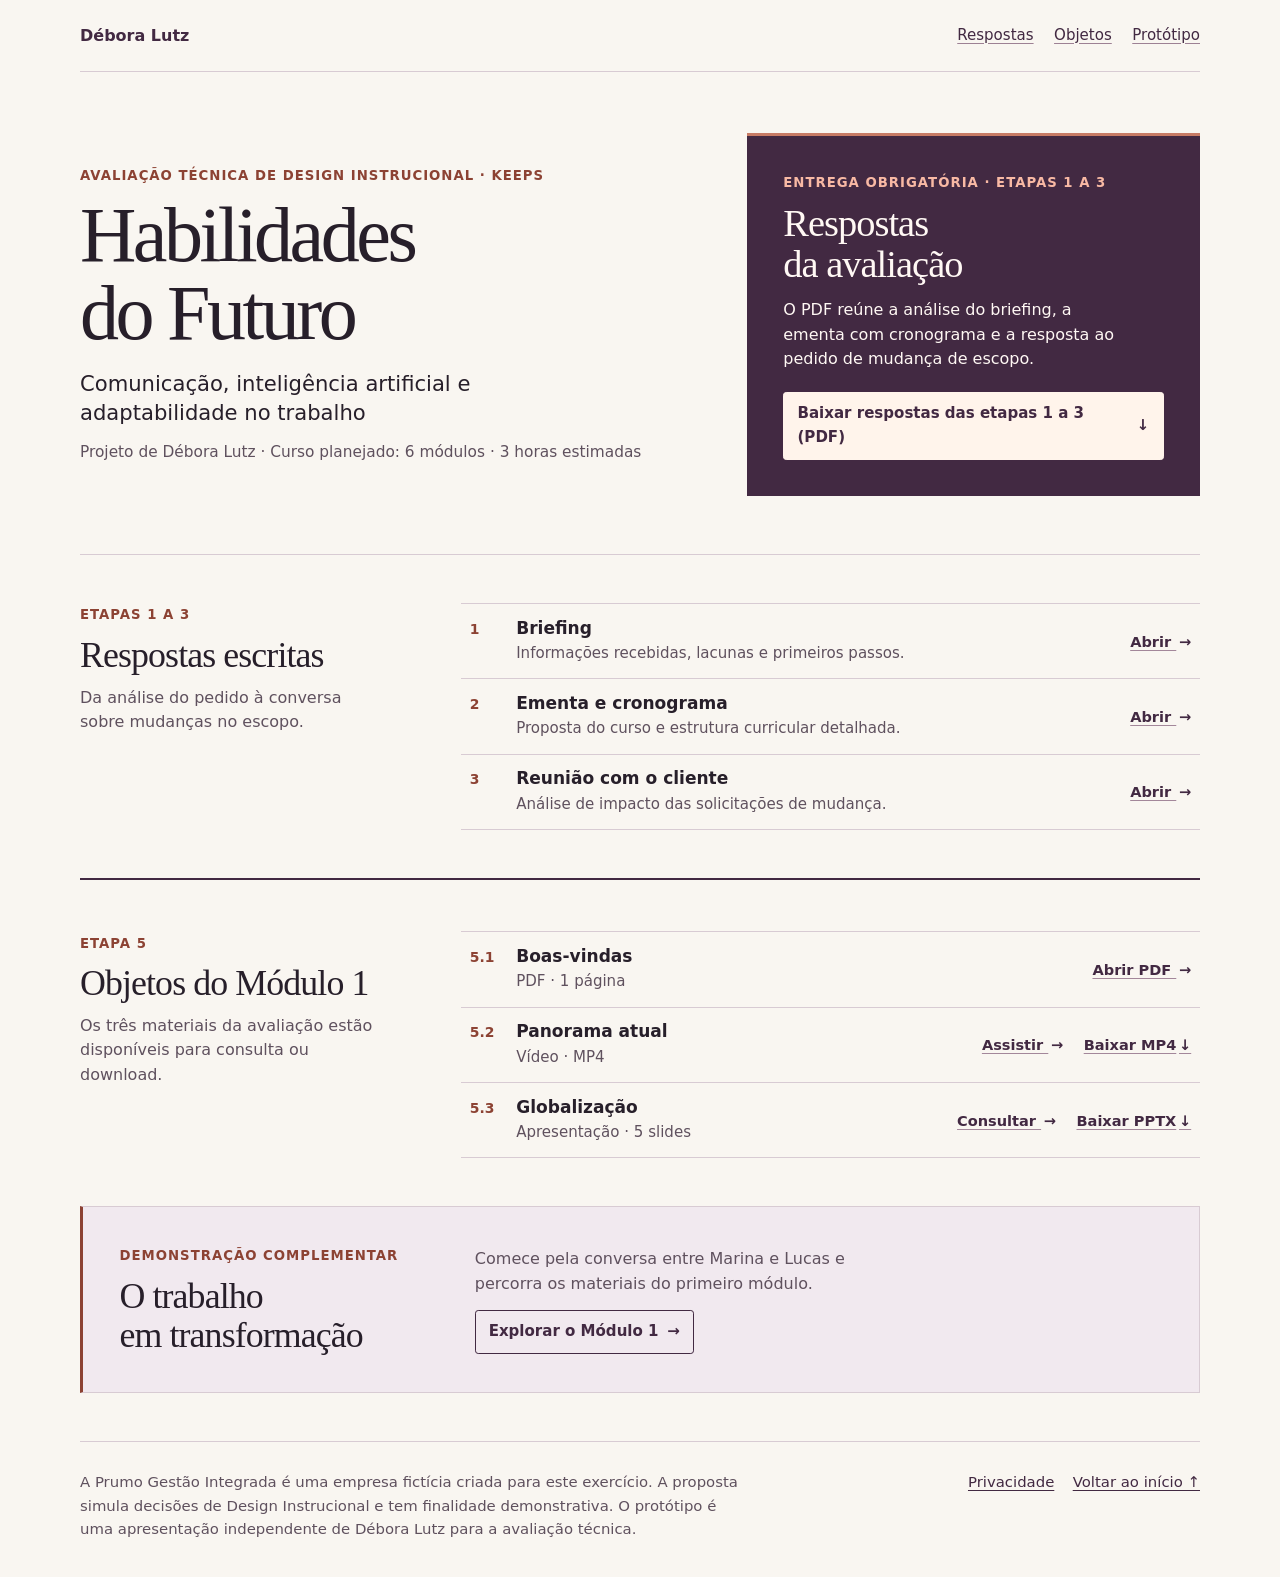
<file: site/index.html>
<!doctype html>
<html lang="pt-BR">
<head>
  <meta charset="utf-8">
  <meta name="viewport" content="width=device-width, initial-scale=1">
  <meta name="description" content="Apresentação de Débora Lutz para a avaliação técnica de Design Instrucional da Keeps.">
  <title>Habilidades do Futuro | Entrega de Débora Lutz</title>
  <link rel="icon" href="./favicon.ico" sizes="16x16 32x32 48x48" type="image/x-icon">
  <link rel="stylesheet" href="./assets/entrega.css">
</head>
<body class="manifesto">
  <a class="skip-link" href="#conteudo">Ir para o conteúdo</a>
  <header class="top inner">
    <a class="signature" href="./">Débora Lutz</a>
    <nav aria-label="Conteúdo da entrega">
      <a href="#respostas">Respostas</a>
      <a href="#objetos">Objetos</a>
      <a href="./curso/">Protótipo</a>
    </nav>
  </header>
  <main id="conteudo" tabindex="-1">
    <section class="hero inner manifesto-grid" aria-labelledby="titulo">
      <div class="hero-copy">
        <p class="eyebrow">Avaliação técnica de Design Instrucional <span class="keep-together">· Keeps</span></p>
        <h1 id="titulo">Habilidades<br>do Futuro</h1>
        <p class="subtitle">Comunicação, inteligência artificial e adaptabilidade no trabalho</p>
        <p class="byline">Projeto de Débora Lutz <span class="byline-separator" aria-hidden="true">·</span> <span class="byline-curriculum">Curso planejado: 6 módulos · 3 horas estimadas</span></p>
      </div>
      <div class="feature">
        <p class="eyebrow">Entrega obrigatória <span class="keep-together">· Etapas 1 a 3</span></p>
        <h2>Respostas da avaliação</h2>
        <p>O PDF reúne a análise do briefing, a ementa com cronograma e a resposta ao pedido de mudança de escopo.</p>
        <a class="action" href="./midia/Debora-Lutz_Teste-Tecnico_Keeps-Learning_Identidade-Site.pdf" download><span>Baixar respostas das etapas 1 a 3 (PDF)</span> <span aria-hidden="true">↓</span></a>
      </div>
    </section>

    <section id="respostas" class="collection inner manifesto-grid" aria-labelledby="titulo-respostas">
      <div class="collection-intro">
        <p class="eyebrow">Etapas 1 a 3</p>
        <h2 id="titulo-respostas">Respostas escritas</h2>
        <p>Da análise do pedido à conversa sobre mudanças no escopo.</p>
      </div>
      <ol class="entries" role="list">
        <li>
          <a class="document-link" href="./respostas/briefing/">
            <span class="item-number">1</span>
            <span><strong>Briefing</strong><small>Informações recebidas, lacunas e primeiros passos.</small></span>
            <span class="document-action">Abrir <span aria-hidden="true">→</span></span>
          </a>
        </li>
        <li>
          <a class="document-link" href="./respostas/ementa/">
            <span class="item-number">2</span>
            <span><strong>Ementa e cronograma</strong><small>Proposta do curso e estrutura curricular detalhada.</small></span>
            <span class="document-action">Abrir <span aria-hidden="true">→</span></span>
          </a>
        </li>
        <li>
          <a class="document-link" href="./respostas/reuniao/">
            <span class="item-number">3</span>
            <span><strong>Reunião com o cliente</strong><small>Análise de impacto das solicitações de mudança.</small></span>
            <span class="document-action">Abrir <span aria-hidden="true">→</span></span>
          </a>
        </li>
      </ol>
    </section>

    <section id="objetos" class="collection collection-objects inner manifesto-grid" aria-labelledby="etapa-objetos titulo-objetos">
      <div class="collection-intro">
        <p id="etapa-objetos" class="eyebrow">Etapa 5</p>
        <h2 id="titulo-objetos">Objetos do <span class="keep-together">Módulo 1</span></h2>
        <p>Os três materiais da avaliação estão disponíveis para consulta ou download.</p>
      </div>
      <ul class="entries" role="list">
        <li class="object-row">
          <a class="document-link" href="./midia/05.1-boas-vindas-habilidades-do-futuro.pdf" aria-label="Abrir PDF de Boas-vindas">
            <span class="item-number">5.1</span>
            <span><strong>Boas-vindas</strong><small>PDF · 1 página</small></span>
            <span class="document-action">Abrir PDF <span aria-hidden="true">→</span></span>
          </a>
        </li>
        <li class="object-row">
          <a class="document-link" href="./curso/panorama/" aria-label="Assistir ao vídeo Panorama atual">
            <span class="item-number">5.2</span>
            <span><strong>Panorama atual</strong><small>Vídeo · MP4</small></span>
            <span class="document-action">Assistir <span aria-hidden="true">→</span></span>
          </a>
          <a class="download-link" href="./midia/05.2-video-panorama-atual.mp4" download aria-label="Baixar MP4 de Panorama atual">Baixar MP4 <span aria-hidden="true">↓</span></a>
        </li>
        <li class="object-row">
          <a class="document-link" href="./curso/globalizacao/" aria-label="Consultar a apresentação Globalização">
            <span class="item-number">5.3</span>
            <span><strong>Globalização</strong><small>Apresentação · 5 slides</small></span>
            <span class="document-action">Consultar <span aria-hidden="true">→</span></span>
          </a>
          <a class="download-link" href="./midia/05.3-globalizacao-habilidades-do-futuro.pptx" download aria-label="Baixar PPTX de Globalização">Baixar PPTX <span aria-hidden="true">↓</span></a>
        </li>
      </ul>
    </section>

    <section class="collection collection-prototype inner manifesto-grid" aria-labelledby="titulo-prototipo">
      <div class="collection-intro">
        <p class="eyebrow">Demonstração complementar</p>
        <h2 id="titulo-prototipo">O trabalho em transformação</h2>
      </div>
      <div class="prototype-details">
        <p>Comece pela conversa entre Marina e Lucas e percorra os materiais do primeiro módulo.</p>
        <a class="prototype-link" href="./curso/">Explorar o Módulo 1 <span aria-hidden="true">→</span></a>
      </div>
    </section>
  </main>
  <footer class="inner footer" id="contexto">
    <p>A Prumo Gestão Integrada é uma empresa fictícia criada para este exercício. A proposta simula decisões de Design Instrucional e tem finalidade demonstrativa. O protótipo é uma apresentação independente de Débora Lutz para a avaliação técnica.</p>
    <nav aria-label="Navegação do rodapé">
      <a href="./privacidade/">Privacidade</a>
      <a href="#conteudo">Voltar ao início ↑</a>
    </nav>
  </footer>
</body>
</html>
</file>
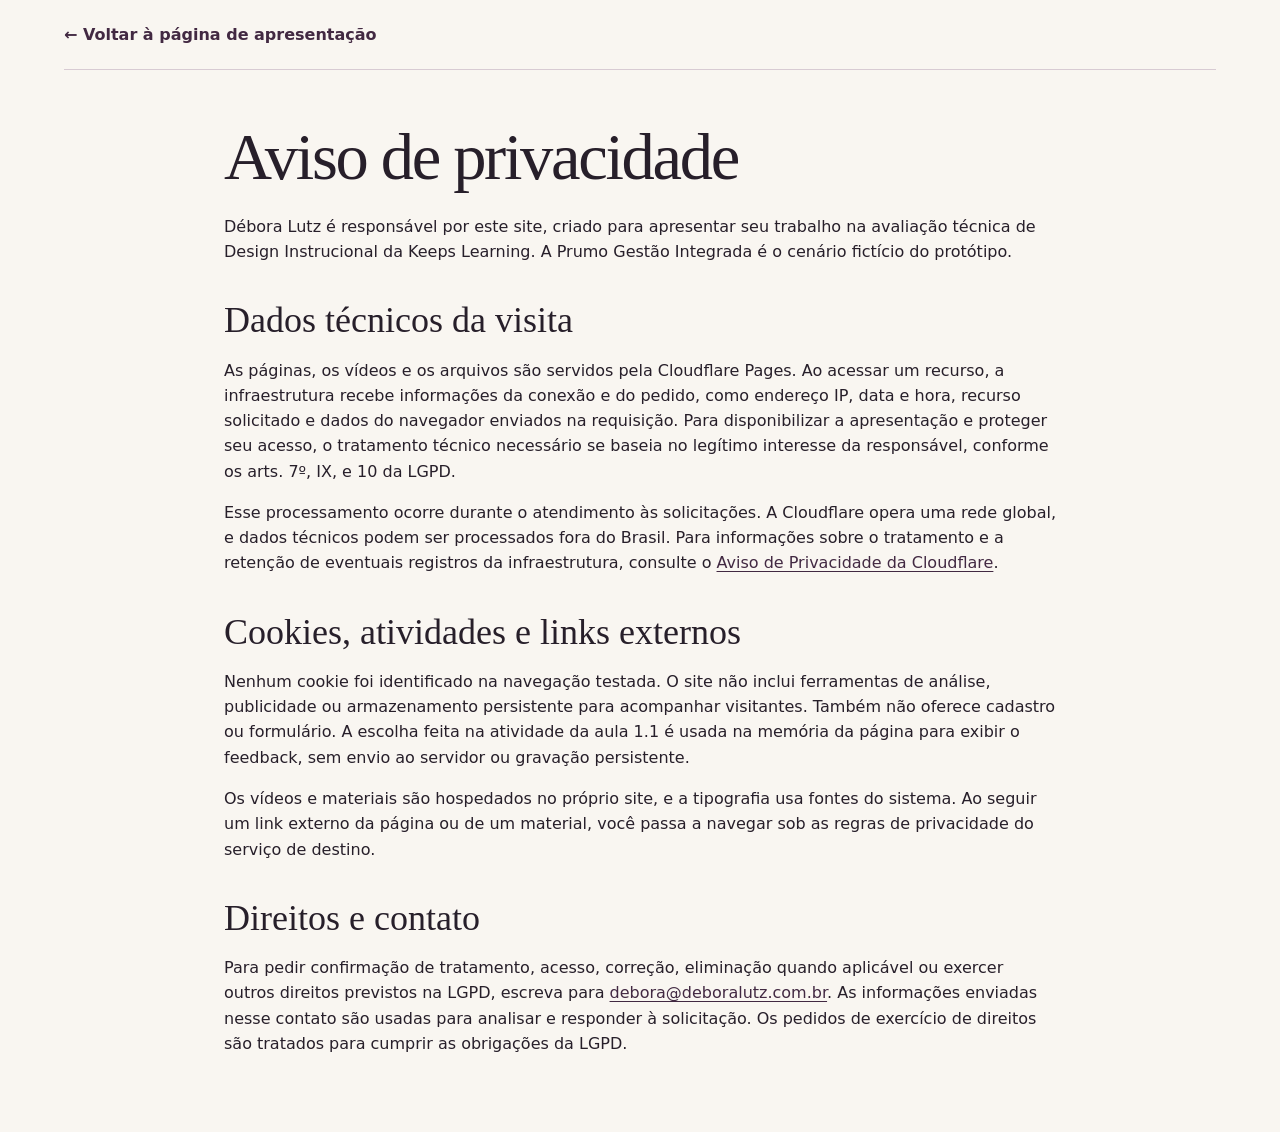
<file: site/privacidade/index.html>
<!doctype html>
<html lang="pt-BR">
<head>
  <meta charset="utf-8">
  <meta name="viewport" content="width=device-width, initial-scale=1">
  <meta name="description" content="Como são tratados os dados no site de apresentação da avaliação técnica de Design Instrucional de Débora Lutz.">
  <title>Aviso de privacidade | Habilidades do Futuro</title>
  <link rel="stylesheet" href="../assets/entrega.css">
</head>
<body>
  <a class="skip-link" href="#conteudo">Ir para o conteúdo</a>
  <header class="top inner">
    <a class="signature" href="../">← Voltar à página de apresentação</a>
  </header>
  <main class="inner reading" id="conteudo" tabindex="-1">
    <h1>Aviso de privacidade</h1>
    <p>Débora Lutz é responsável por este site, criado para apresentar seu trabalho na avaliação técnica de Design Instrucional da Keeps Learning. A Prumo Gestão Integrada é o cenário fictício do protótipo.</p>

    <h2>Dados técnicos da visita</h2>
    <p>As páginas, os vídeos e os arquivos são servidos pela Cloudflare Pages. Ao acessar um recurso, a infraestrutura recebe informações da conexão e do pedido, como endereço IP, data e hora, recurso solicitado e dados do navegador enviados na requisição. Para disponibilizar a apresentação e proteger seu acesso, o tratamento técnico necessário se baseia no legítimo interesse da responsável, conforme os arts. 7º, IX, e 10 da LGPD.</p>
    <p>Esse processamento ocorre durante o atendimento às solicitações. A Cloudflare opera uma rede global, e dados técnicos podem ser processados fora do Brasil. Para informações sobre o tratamento e a retenção de eventuais registros da infraestrutura, consulte o <a href="https://www.cloudflare.com/privacypolicy/">Aviso de Privacidade da Cloudflare</a>.</p>

    <h2>Cookies, atividades e links externos</h2>
    <p>Nenhum cookie foi identificado na navegação testada. O site não inclui ferramentas de análise, publicidade ou armazenamento persistente para acompanhar visitantes. Também não oferece cadastro ou formulário. A escolha feita na atividade da aula 1.1 é usada na memória da página para exibir o feedback, sem envio ao servidor ou gravação persistente.</p>
    <p>Os vídeos e materiais são hospedados no próprio site, e a tipografia usa fontes do sistema. Ao seguir um link externo da página ou de um material, você passa a navegar sob as regras de privacidade do serviço de destino.</p>

    <h2>Direitos e contato</h2>
    <p>Para pedir confirmação de tratamento, acesso, correção, eliminação quando aplicável ou exercer outros direitos previstos na LGPD, escreva para <a href="mailto:debora@deboralutz.com.br">debora@deboralutz.com.br</a>. As informações enviadas nesse contato são usadas para analisar e responder à solicitação. Os pedidos de exercício de direitos são tratados para cumprir as obrigações da LGPD.</p>
  </main>
</body>
</html>
</file>
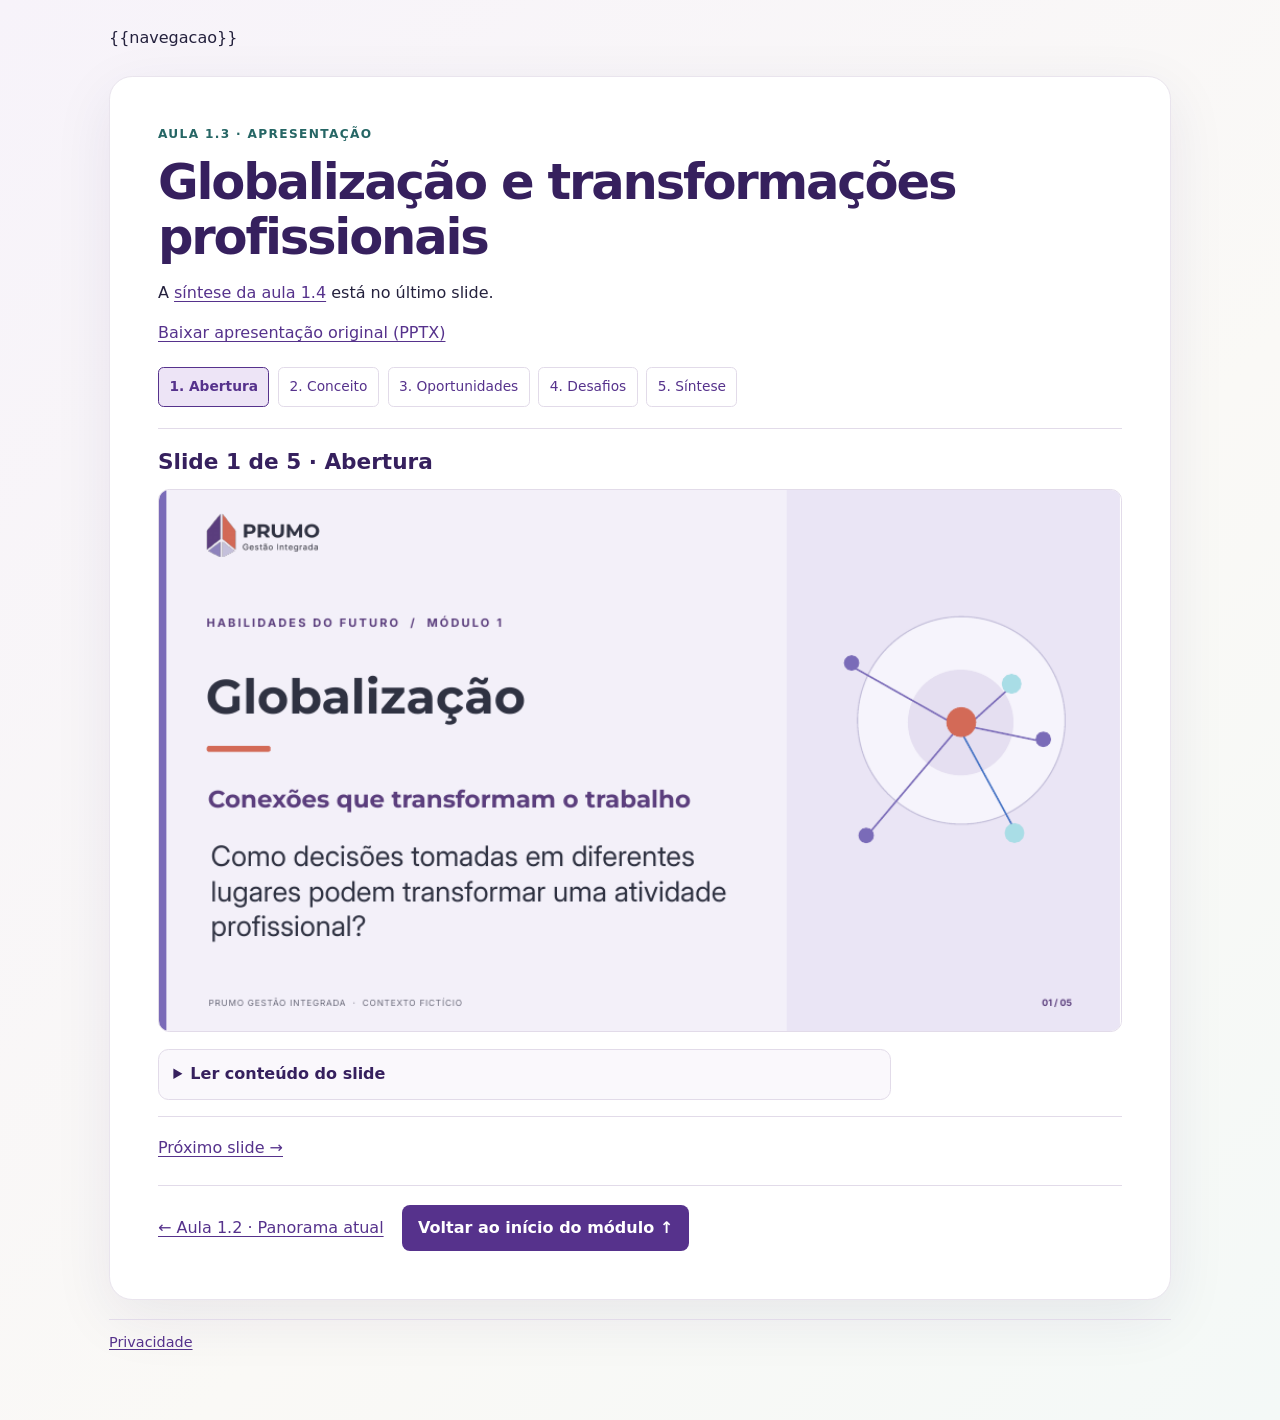
<file: site/curso/globalizacao/index.html>
<!doctype html>
<html lang="pt-BR">
<head>
  <meta charset="utf-8">
  <meta name="viewport" content="width=device-width, initial-scale=1">
  <title>Aula 1.3 · Globalização | Prumo Gestão Integrada</title>
  <link rel="stylesheet" href="../../assets/prumo.css">
  <script src="../../assets/slides.js" defer></script>
</head>
<body>
  <a class="skip-link" href="#main-content">Ir para o conteúdo</a>
  <div class="shell">
    {{navegacao}}
    <main id="main-content" class="lesson-panel" tabindex="-1">
      <p class="eyebrow">Aula 1.3 · Apresentação</p>
      <h1>Globalização e transformações profissionais</h1>
      <p>A <a href="#sintese">síntese da aula 1.4</a> está no último slide.</p>
      <p><a href="../../midia/05.3-globalizacao-habilidades-do-futuro.pptx" download>Baixar apresentação original (PPTX)</a></p>
      <section id="apresentacao" aria-label="Slides de Globalização">
        <nav aria-label="Ir para um slide" class="slide-index">
          <a href="#slide-1">1. Abertura</a>
          <a href="#slide-2">2. Conceito</a>
          <a href="#slide-3">3. Oportunidades</a>
          <a href="#slide-4">4. Desafios</a>
          <a href="#sintese">5. Síntese</a>
        </nav>
        <article id="slide-1" class="slide-card" aria-labelledby="titulo-slide-1">
          <h2 id="titulo-slide-1" tabindex="-1">Slide 1 de 5 · Abertura</h2>
          <img src="../../midia/globalizacao/1.webp" width="921" height="518" alt="Capa da apresentação Globalização. O texto está disponível abaixo.">
          <details class="reader">
            <summary>Ler conteúdo do slide</summary>
            <div>
              <h3>Globalização</h3>
              <p>Conexões que transformam o trabalho</p>
              <p>Como decisões tomadas em diferentes lugares podem transformar uma atividade profissional?</p>
            </div>
          </details>
          <div class="slide-actions"><a href="#slide-2">Próximo slide →</a></div>
        </article>
        <article id="slide-2" class="slide-card" aria-labelledby="titulo-slide-2">
          <h2 id="titulo-slide-2" tabindex="-1">Slide 2 de 5 · Conceito</h2>
          <img src="../../midia/globalizacao/2.webp" width="921" height="518" loading="lazy" alt="Diagrama de uma cadeia produtiva. O texto está disponível abaixo.">
          <details class="reader">
            <summary>Ler conteúdo do slide</summary>
            <div>
              <h3>O que chamamos de globalização?</h3>
              <p>Economias e atividades produtivas tornam-se mais interligadas por meio de trocas internacionais de bens e serviços.</p>
              <ol>
                <li>Fornecedores (insumos)</li>
                <li>Produção (fabricação)</li>
                <li>Serviços (logística e apoio)</li>
                <li>Clientes (mercados)</li>
              </ol>
              <p>Uma entrega pode depender de fornecedores, serviços e decisões de diferentes países.</p>
              <p>Base no <a href="https://www.europarl.europa.eu/topics/pt/article/20190712STO56968/impacto-da-globalizacao-no-emprego-e-na-ue">Parlamento Europeu — Impacto da globalização no emprego e na UE</a>.</p>
            </div>
          </details>
          <div class="slide-actions"><a href="#slide-1">← Slide anterior</a><a href="#slide-3">Próximo slide →</a></div>
        </article>
        <article id="slide-3" class="slide-card" aria-labelledby="titulo-slide-3">
          <h2 id="titulo-slide-3" tabindex="-1">Slide 3 de 5 · Oportunidades</h2>
          <img src="../../midia/globalizacao/3.webp" width="921" height="518" loading="lazy" alt="Diagrama de conexões de uma empresa exportadora. O texto está disponível abaixo.">
          <details class="reader">
            <summary>Ler conteúdo do slide</summary>
            <div>
              <h3>Conexões econômicas também criam trabalho</h3>
              <p>Exportações movimentam empregos dentro e fora das empresas que vendem para outros mercados.</p>
              <p><strong>38 milhões</strong> de postos de trabalho apoiados pelas exportações da UE para fora do bloco em 2019.</p>
              <p>Dado europeu; não representa o Brasil.</p>
              <p>O diagrama conecta uma empresa exportadora a fornecedores, logística, serviços e empregos indiretos.</p>
              <p>Fonte: <a href="https://www.europarl.europa.eu/topics/pt/article/20190712STO56968/impacto-da-globalizacao-no-emprego-e-na-ue">Parlamento Europeu — dados sobre emprego apoiado por exportações da UE (2019)</a>.</p>
            </div>
          </details>
          <div class="slide-actions"><a href="#slide-2">← Slide anterior</a><a href="#slide-4">Próximo slide →</a></div>
        </article>
        <article id="slide-4" class="slide-card" aria-labelledby="titulo-slide-4">
          <h2 id="titulo-slide-4" tabindex="-1">Slide 4 de 5 · Desafios</h2>
          <img src="../../midia/globalizacao/4.webp" width="921" height="518" loading="lazy" alt="Possíveis impactos e formas de apoio. O texto está disponível abaixo.">
          <details class="reader">
            <summary>Ler conteúdo do slide</summary>
            <div>
              <h3>Os efeitos não são iguais para todos</h3>
              <p>A integração econômica também intensifica a concorrência e pode deslocar atividades produtivas.</p>
              <p><strong>Possíveis impactos</strong></p>
              <ul><li>Concorrência entre empresas</li><li>Mudanças no local de produção</li><li>Risco de encerramentos e demissões</li></ul>
              <p><strong>Formas de apoio</strong></p>
              <ul><li>Requalificação profissional</li><li>Orientação e recolocação</li><li>Apoio à transição de carreira</li></ul>
              <p>O <a href="https://employment-social-affairs.ec.europa.eu/policies-and-activities/funding/european-globalisation-adjustment-fund-displaced-workers-egf_pt">Fundo Europeu de Ajustamento à Globalização</a> apoia trabalhadores afetados por reestruturações ou grandes mudanças econômicas.</p>
              <p>Base no <a href="https://www.europarl.europa.eu/topics/pt/article/20190712STO56968/impacto-da-globalizacao-no-emprego-e-na-ue">Parlamento Europeu — concorrência, deslocamento produtivo e medidas de apoio a trabalhadores</a>.</p>
            </div>
          </details>
          <div class="slide-actions"><a href="#slide-3">← Slide anterior</a><a href="#sintese">Aula 1.4 · Síntese →</a></div>
        </article>
        <article id="sintese" class="slide-card" aria-labelledby="titulo-sintese">
          <h2 id="titulo-sintese" tabindex="-1">Slide 5 de 5 · Aula 1.4 · Competências para o futuro</h2>
          <img src="../../midia/globalizacao/5.webp" width="921" height="518" loading="lazy" alt="Síntese e encerramento. O texto está disponível abaixo.">
          <details class="reader">
            <summary>Ler conteúdo do slide</summary>
            <div>
              <h3>Como trabalhar em um contexto conectado?</h3>
              <p>Quatro competências que exploraremos ao longo do curso.</p>
              <ul>
                <li><strong>Comunicação</strong> — Esclarecer pedidos e alinhar expectativas</li>
                <li><strong>IA com critério</strong> — Decidir quando usar e revisar resultados</li>
                <li><strong>Gestão da informação</strong> — Conferir fontes e registrar decisões</li>
                <li><strong>Aprendizagem contínua</strong> — Adaptar práticas a novas exigências</li>
              </ul>
              <p><strong>Para pensar</strong><br>Um cliente muda os requisitos de uma entrega que envolve pessoas ou serviços de diferentes países. O que você precisa esclarecer antes de começar?</p>
              <p>Síntese didática alinhada à ementa do curso; não é uma classificação do Parlamento Europeu.</p>
            </div>
          </details>
          <div class="slide-actions"><a href="#slide-4">← Slide anterior</a></div>
        </article>
      </section>
      <div class="lesson-actions">
        <a href="../panorama/">← Aula 1.2 · Panorama atual</a>
        <a class="button" href="../">Voltar ao início do módulo ↑</a>
      </div>
    </main>
    <footer class="module-footer"><a href="../../privacidade/">Privacidade</a></footer>
  </div>
</body>
</html>
</file>
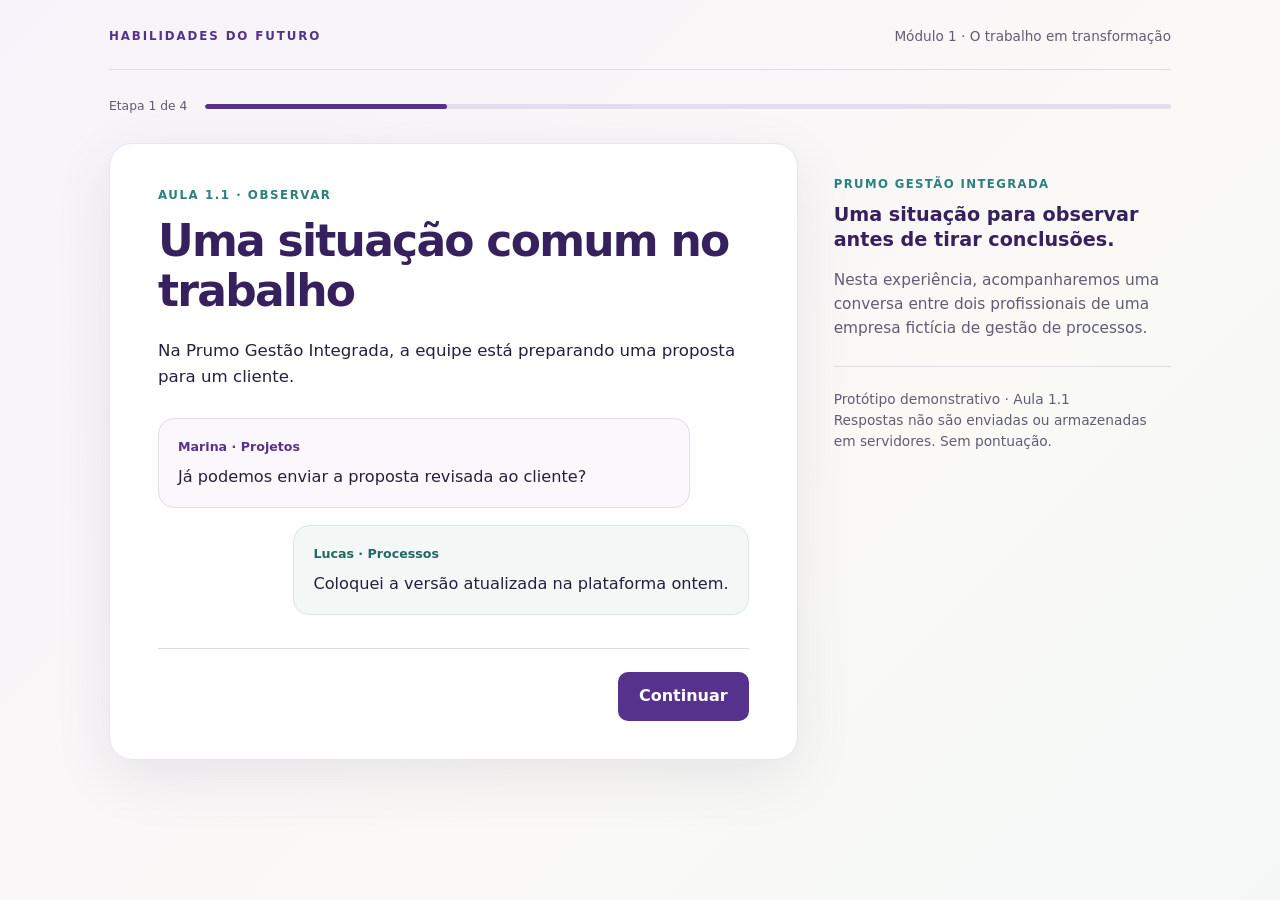
<file: aula-1-1-prumo-prototipo-v1.html>
<!doctype html>
<html lang="pt-BR">
<head>
<meta charset="utf-8" />
<meta name="viewport" content="width=device-width, initial-scale=1" />
<meta name="color-scheme" content="light" />
<title>Aula 1.1 | Habilidades do Futuro — Prumo Gestão Integrada</title>
<style>
:root{--ink:#24213d;--muted:#615d72;--purple:#56328c;--purple-deep:#36205e;--purple-light:#f2ecfa;--coral:#e78a79;--teal:#2c807e;--line:#e2dbe9;--paper:#fcfbfa;--white:#fff;--focus:#087d91;--shadow:0 18px 60px rgba(44,28,83,.09)}
*{box-sizing:border-box}body{margin:0;background:linear-gradient(135deg,#f7f3fa 0%,#faf9f6 60%,#f4f9f7 100%);font-family:system-ui,-apple-system,'Segoe UI',Roboto,Arial,sans-serif;color:var(--ink);line-height:1.55;min-height:100vh}button,input{font:inherit}button{cursor:pointer}button:focus-visible,input:focus-visible,a:focus-visible{outline:3px solid var(--focus);outline-offset:4px}.shell{max-width:1110px;margin:0 auto;padding:26px 24px 56px}.topbar{display:flex;align-items:center;justify-content:space-between;gap:20px;padding-bottom:22px;border-bottom:1px solid var(--line)}.brand{font-size:.74rem;font-weight:800;letter-spacing:.16em;color:var(--purple);text-transform:uppercase}.course{font-size:.85rem;color:var(--muted);text-align:right}.stepbar{display:flex;align-items:center;gap:18px;margin:27px 0}.step-label{font-size:.77rem;color:var(--muted);white-space:nowrap}.steps{height:5px;border-radius:9px;background:#e4ddec;flex:1;overflow:hidden}.step-fill{height:100%;background:var(--purple);width:25%;border-radius:9px;transition:width .25s ease}.workspace{display:grid;grid-template-columns:minmax(0,1.47fr) minmax(255px,.72fr);gap:36px;align-items:start}.mainpanel{background:var(--white);box-shadow:var(--shadow);border:1px solid #e9e4ed;border-radius:23px;padding:42px 48px 38px;min-height:495px}.eyebrow{color:var(--teal);font-weight:750;text-transform:uppercase;letter-spacing:.13em;font-size:.74rem;margin-bottom:12px}h1{font-size:clamp(1.8rem,3.7vw,2.75rem);letter-spacing:-.04em;line-height:1.13;margin:0 0 22px;color:var(--purple-deep);font-weight:750}p{margin:0 0 18px}.intro{font-size:1.04rem;max-width:64ch}.chat{margin:29px 0 4px;display:grid;gap:17px}.message{border:1px solid var(--line);background:#faf8fc;border-radius:16px;padding:18px 19px;max-width:90%}.message.reply{justify-self:end;background:#f3f7f6;border-color:#d9e8e6}.sender{font-size:.79rem;font-weight:750;color:var(--purple);margin-bottom:7px}.message.reply .sender{color:#246865}.message p{margin:0;font-size:1.01rem}.nav{display:flex;gap:13px;justify-content:space-between;align-items:center;margin-top:33px;padding-top:23px;border-top:1px solid var(--line)}.btn{border:1px solid transparent;border-radius:10px;padding:11px 20px;min-height:46px;font-weight:700}.btn.primary{color:#fff;background:var(--purple)}.btn.primary:hover{background:var(--purple-deep)}.btn.secondary{color:var(--purple-deep);border-color:var(--line);background:#fff}.btn.secondary:hover{background:var(--purple-light)}.btn:disabled{cursor:not-allowed;opacity:.5}.sidebar{padding:32px 0 0}.sidetag{font-size:.73rem;letter-spacing:.12em;text-transform:uppercase;font-weight:800;color:var(--teal)}.side-title{font-size:1.2rem;line-height:1.3;color:var(--purple-deep);margin:10px 0 16px;font-weight:750}.sidebar p{color:var(--muted);font-size:.96rem}.side-note{margin-top:25px;padding-top:22px;border-top:1px solid var(--line);font-size:.86rem;color:var(--muted)}.choices{margin-top:23px;border:0;padding:0;display:grid;gap:12px;min-width:0}.choice{display:flex;align-items:flex-start;gap:13px;padding:15px 16px;border:1.5px solid var(--line);border-radius:12px;cursor:pointer;background:#fff}.choice:hover{background:#fcfaff}.choice:has(input:checked){border-color:var(--purple);background:var(--purple-light)}.choice input{margin-top:5px;accent-color:var(--purple);width:18px;height:18px;flex-shrink:0}.choice span{flex:1}.feedback{background:#f3f7f6;border-left:4px solid var(--teal);border-radius:9px;padding:19px 20px;margin:23px 0 0}.feedback h2{margin:0 0 8px;font-size:1.02rem;color:#1f6967}.feedback p:last-child{margin-bottom:0}.story-result{border-left:4px solid var(--coral);padding-left:22px;margin:25px 0 0}.story-result p{font-size:1.02rem}.topiclist{padding:0;margin:17px 0 0;list-style:none;display:grid;gap:14px}.topiclist li{padding-left:17px;border-left:3px solid #d9c4ed}.closing{font-weight:750;color:var(--purple-deep);margin-top:27px}.smallcaps{font-size:.75rem;letter-spacing:.09em;font-weight:800;text-transform:uppercase;color:var(--teal)}.divider{height:1px;background:var(--line);margin:26px 0}.hidden{display:none!important}@media(max-width:820px){.workspace{grid-template-columns:1fr;gap:0}.mainpanel{padding:31px 26px;min-height:unset}.sidebar{padding:25px 7px}.shell{padding:19px 16px 40px}}@media(max-width:480px){.mainpanel{padding:26px 20px}.topbar{align-items:flex-start}.brand{font-size:.69rem}.course{font-size:.72rem}.message{max-width:100%}.nav{flex-wrap:wrap}.btn{flex:1}}@media(prefers-reduced-motion:reduce){.step-fill{transition:none}*{scroll-behavior:auto!important}}
</style>
</head>
<body>
<div class="shell">
<header class="topbar"><div class="brand">Habilidades do Futuro</div><div class="course">Módulo 1 · O trabalho em transformação</div></header>
<div class="stepbar" aria-label="Progresso da experiência"><span class="step-label" id="step-label">Etapa 1 de 4</span><div class="steps" aria-hidden="true"><div class="step-fill" id="step-fill"></div></div></div>
<div class="workspace"><main class="mainpanel" id="main-content" tabindex="-1" aria-live="off"></main><aside class="sidebar"><div class="sidetag">Prumo Gestão Integrada</div><div class="side-title">Uma situação para observar antes de tirar conclusões.</div><p>Nesta experiência, acompanharemos uma conversa entre dois profissionais de uma empresa fictícia de gestão de processos.</p><div class="side-note">Protótipo demonstrativo · Aula 1.1<br/>Respostas não são enviadas ou armazenadas em servidores. Sem pontuação.</div></aside></div>
</div>
<script>
(()=>{'use strict';
const main=document.getElementById('main-content');const stepLabel=document.getElementById('step-label');const fill=document.getElementById('step-fill');let current=1;let selection='';let revealedFeedback=false;
function nav(backLabel,forwardLabel,forwardEnabled=true){return `<div class="nav">${backLabel?`<button type="button" class="btn secondary" data-action="back">${backLabel}</button>`:'<span></span>'}<button type="button" class="btn primary" data-action="forward" ${forwardEnabled?'':'disabled'}>${forwardLabel}</button></div>`}
const screens={
1:()=>`<div class="eyebrow">Aula 1.1 · Observar</div><h1>Uma situação comum no trabalho</h1><p class="intro">Na Prumo Gestão Integrada, a equipe está preparando uma proposta para um cliente.</p><div class="chat" aria-label="Conversa entre profissionais"><div class="message"><div class="sender">Marina · Projetos</div><p>Já podemos enviar a proposta revisada ao cliente?</p></div><div class="message reply"><div class="sender">Lucas · Processos</div><p>Coloquei a versão atualizada na plataforma ontem.</p></div></div>${nav('','Continuar')}`,
2:()=>`<div class="eyebrow">Aula 1.1 · Interpretar</div><h1>O que a resposta de Lucas permite concluir?</h1><p class="intro">Escolha a alternativa que melhor representa sua interpretação da mensagem.</p><fieldset class="choices" aria-label="Interpretação da resposta de Lucas"><label class="choice"><input type="radio" name="interpretacao" value="A" ${selection==='A'?'checked':''}/><span><strong>A.</strong> A proposta já está pronta para ser enviada ao cliente.</span></label><label class="choice"><input type="radio" name="interpretacao" value="B" ${selection==='B'?'checked':''}/><span><strong>B.</strong> Lucas informou que atualizou um arquivo, mas isso não confirma que a proposta esteja pronta para envio.</span></label><label class="choice"><input type="radio" name="interpretacao" value="C" ${selection==='C'?'checked':''}/><span><strong>C.</strong> Não é possível compreender nada a partir da resposta de Lucas.</span></label></fieldset><div id="feedback" class="feedback ${revealedFeedback?'':'hidden'}" role="status" aria-live="polite"><h2>Vamos examinar a mensagem</h2><p>A resposta de Lucas informa que uma versão atualizada foi colocada na plataforma. Mas ela não confirma, por si só, que a proposta já esteja pronta para envio.</p><p>Em situações de trabalho, decisões podem ser tomadas a partir de interpretações que parecem óbvias, mas que ainda precisariam de confirmação.</p></div>${nav('Voltar',revealedFeedback?'Ver o que aconteceu':'Ver o que aconteceu',revealedFeedback)}`,
3:()=>`<div class="eyebrow">Aula 1.1 · Descobrir</div><h1>O que aconteceu depois</h1><div class="story-result"><p>Marina interpretou que a proposta já poderia ser enviada e encaminhou o arquivo ao cliente.</p><p>Mais tarde, Lucas esclareceu que a versão atualizada ainda precisava de uma revisão final antes do envio.</p><p>O problema não surgiu, necessariamente, por falta de esforço ou de boa vontade. Ele surgiu porque a mensagem permitiu uma inferência que não foi confirmada.</p></div>${nav('Voltar','Refletir sobre a situação')}`,
4:()=>`<div class="eyebrow">Aula 1.1 · Refletir</div><h1>Por que começar por essa situação?</h1><p>No trabalho, mensagens, documentos, processos e ferramentas digitais estão constantemente se cruzando.</p><p>Uma informação pode parecer suficiente e, ainda assim, gerar interpretações diferentes.</p><p>Ao longo deste curso, vamos ampliar esse olhar para compreender:</p><ul class="topiclist"><li>como a <strong>comunicação</strong> influencia o entendimento entre pessoas;</li><li>como <strong>tecnologias e inteligência artificial</strong> participam dos processos de trabalho;</li><li>como a <strong>organização da informação</strong> ajuda a reduzir ambiguidades;</li><li>e por que a <strong>adaptabilidade</strong> se torna cada vez mais importante.</li></ul><p class="closing">A seguir, vamos ampliar essa situação e observar como o trabalho está se transformando.</p>${nav('Voltar','Concluir esta experiência')}`
};
function render({focus=true}={}){stepLabel.textContent=`Etapa ${current} de 4`;fill.style.width=`${current*25}%`;main.innerHTML=screens[current]();if(focus)main.focus({preventScroll:true});if(current===2){for(const input of main.querySelectorAll('input[name="interpretacao"]')){input.addEventListener('change',e=>{selection=e.target.value;revealedFeedback=true;document.getElementById('feedback').classList.remove('hidden');main.querySelector('[data-action="forward"]').disabled=false;});}}main.querySelector('[data-action="back"]')?.addEventListener('click',()=>{if(current>1){current--;render();}});main.querySelector('[data-action="forward"]')?.addEventListener('click',()=>{if(current===2&&!revealedFeedback)return;if(current<4){current++;render();}else{current=1;selection='';revealedFeedback=false;render();main.querySelector('h1').textContent='Uma situação comum no trabalho';}})}render({focus:false});
})();
</script>
</body></html>
</file>
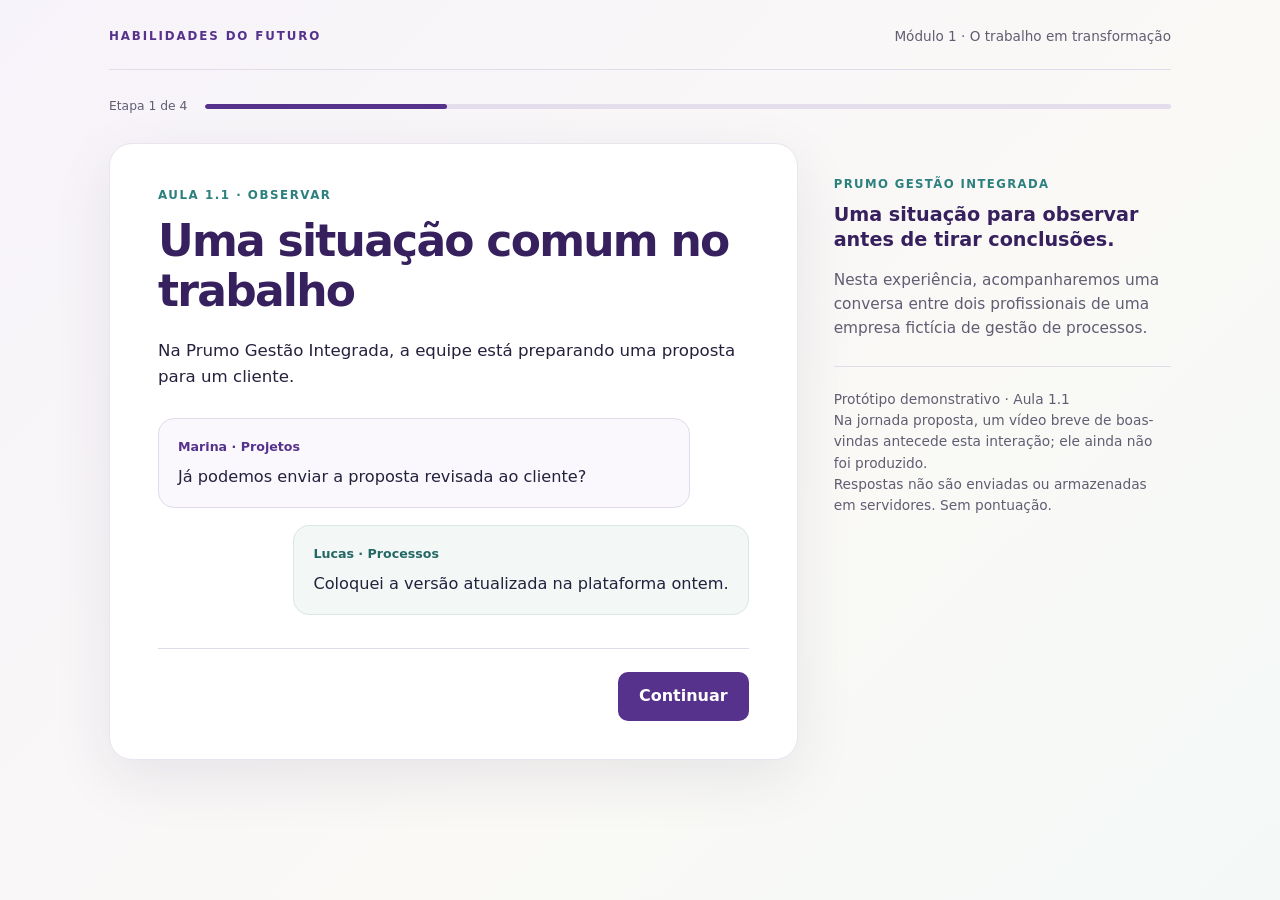
<file: prototipo/aula-1-1-prumo-prototipo-v1.html>
<!doctype html>
<html lang="pt-BR">
<head>
<meta charset="utf-8" />
<meta name="viewport" content="width=device-width, initial-scale=1" />
<meta name="color-scheme" content="light" />
<title>Aula 1.1 | Habilidades do Futuro — Prumo Gestão Integrada</title>
<style>
:root{--ink:#24213d;--muted:#615d72;--purple:#56328c;--purple-deep:#36205e;--purple-light:#f2ecfa;--coral:#e78a79;--teal:#2c807e;--line:#e2dbe9;--paper:#fcfbfa;--white:#fff;--focus:#087d91;--shadow:0 18px 60px rgba(44,28,83,.09)}
*{box-sizing:border-box}body{margin:0;background:linear-gradient(135deg,#f7f3fa 0%,#faf9f6 60%,#f4f9f7 100%);font-family:system-ui,-apple-system,'Segoe UI',Roboto,Arial,sans-serif;color:var(--ink);line-height:1.55;min-height:100vh}button,input{font:inherit}button{cursor:pointer}button:focus-visible,input:focus-visible,a:focus-visible{outline:3px solid var(--focus);outline-offset:4px}.shell{max-width:1110px;margin:0 auto;padding:26px 24px 56px}.topbar{display:flex;align-items:center;justify-content:space-between;gap:20px;padding-bottom:22px;border-bottom:1px solid var(--line)}.brand{font-size:.74rem;font-weight:800;letter-spacing:.16em;color:var(--purple);text-transform:uppercase}.course{font-size:.85rem;color:var(--muted);text-align:right}.stepbar{display:flex;align-items:center;gap:18px;margin:27px 0}.step-label{font-size:.77rem;color:var(--muted);white-space:nowrap}.steps{height:5px;border-radius:9px;background:#e4ddec;flex:1;overflow:hidden}.step-fill{height:100%;background:var(--purple);width:25%;border-radius:9px;transition:width .25s ease}.workspace{display:grid;grid-template-columns:minmax(0,1.47fr) minmax(255px,.72fr);gap:36px;align-items:start}.mainpanel{background:var(--white);box-shadow:var(--shadow);border:1px solid #e9e4ed;border-radius:23px;padding:42px 48px 38px;min-height:495px}.eyebrow{color:var(--teal);font-weight:750;text-transform:uppercase;letter-spacing:.13em;font-size:.74rem;margin-bottom:12px}h1{font-size:clamp(1.8rem,3.7vw,2.75rem);letter-spacing:-.04em;line-height:1.13;margin:0 0 22px;color:var(--purple-deep);font-weight:750}p{margin:0 0 18px}.intro{font-size:1.04rem;max-width:64ch}.chat{margin:29px 0 4px;display:grid;gap:17px}.message{border:1px solid var(--line);background:#faf8fc;border-radius:16px;padding:18px 19px;max-width:90%}.message.reply{justify-self:end;background:#f3f7f6;border-color:#d9e8e6}.sender{font-size:.79rem;font-weight:750;color:var(--purple);margin-bottom:7px}.message.reply .sender{color:#246865}.message p{margin:0;font-size:1.01rem}.nav{display:flex;gap:13px;justify-content:space-between;align-items:center;margin-top:33px;padding-top:23px;border-top:1px solid var(--line)}.btn{border:1px solid transparent;border-radius:10px;padding:11px 20px;min-height:46px;font-weight:700}.btn.primary{color:#fff;background:var(--purple)}.btn.primary:hover{background:var(--purple-deep)}.btn.secondary{color:var(--purple-deep);border-color:var(--line);background:#fff}.btn.secondary:hover{background:var(--purple-light)}.btn:disabled{cursor:not-allowed;opacity:.5}.sidebar{padding:32px 0 0}.sidetag{font-size:.73rem;letter-spacing:.12em;text-transform:uppercase;font-weight:800;color:var(--teal)}.side-title{font-size:1.2rem;line-height:1.3;color:var(--purple-deep);margin:10px 0 16px;font-weight:750}.sidebar p{color:var(--muted);font-size:.96rem}.side-note{margin-top:25px;padding-top:22px;border-top:1px solid var(--line);font-size:.86rem;color:var(--muted)}.choices{margin-top:23px;border:0;padding:0;display:grid;gap:12px;min-width:0}.choice{display:flex;align-items:flex-start;gap:13px;padding:15px 16px;border:1.5px solid var(--line);border-radius:12px;cursor:pointer;background:#fff}.choice:hover{background:#fcfaff}.choice:has(input:checked){border-color:var(--purple);background:var(--purple-light)}.choice input{margin-top:5px;accent-color:var(--purple);width:18px;height:18px;flex-shrink:0}.choice span{flex:1}.feedback{background:#f3f7f6;border-left:4px solid var(--teal);border-radius:9px;padding:19px 20px;margin:23px 0 0}.feedback h2{margin:0 0 8px;font-size:1.02rem;color:#1f6967}.feedback p:last-child{margin-bottom:0}.story-result{border-left:4px solid var(--coral);padding-left:22px;margin:25px 0 0}.story-result p{font-size:1.02rem}.topiclist{padding:0;margin:17px 0 0;list-style:none;display:grid;gap:14px}.topiclist li{padding-left:17px;border-left:3px solid #d9c4ed}.closing{font-weight:750;color:var(--purple-deep);margin-top:27px}.smallcaps{font-size:.75rem;letter-spacing:.09em;font-weight:800;text-transform:uppercase;color:var(--teal)}.divider{height:1px;background:var(--line);margin:26px 0}.hidden{display:none!important}@media(max-width:820px){.workspace{grid-template-columns:1fr;gap:0}.mainpanel{padding:31px 26px;min-height:unset}.sidebar{padding:25px 7px}.shell{padding:19px 16px 40px}}@media(max-width:480px){.mainpanel{padding:26px 20px}.topbar{align-items:flex-start}.brand{font-size:.69rem}.course{font-size:.72rem}.message{max-width:100%}.nav{flex-wrap:wrap}.btn{flex:1}}@media(prefers-reduced-motion:reduce){.step-fill{transition:none}*{scroll-behavior:auto!important}}
</style>
</head>
<body>
<div class="shell">
<header class="topbar"><div class="brand">Habilidades do Futuro</div><div class="course">Módulo 1 · O trabalho em transformação</div></header>
<div class="stepbar" aria-label="Progresso da experiência"><span class="step-label" id="step-label">Etapa 1 de 4</span><div class="steps" aria-hidden="true"><div class="step-fill" id="step-fill"></div></div></div>
<div class="workspace"><main class="mainpanel" id="main-content" tabindex="-1" aria-live="off"></main><aside class="sidebar"><div class="sidetag">Prumo Gestão Integrada</div><div class="side-title">Uma situação para observar antes de tirar conclusões.</div><p>Nesta experiência, acompanharemos uma conversa entre dois profissionais de uma empresa fictícia de gestão de processos.</p><div class="side-note">Protótipo demonstrativo · Aula 1.1<br/>Na jornada proposta, um vídeo breve de boas-vindas antecede esta interação; ele ainda não foi produzido.<br/>Respostas não são enviadas ou armazenadas em servidores. Sem pontuação.</div></aside></div>
</div>
<script>
(()=>{'use strict';
const main=document.getElementById('main-content');const stepLabel=document.getElementById('step-label');const fill=document.getElementById('step-fill');let current=1;let selection='';let revealedFeedback=false;
function nav(backLabel,forwardLabel,forwardEnabled=true){return `<div class="nav">${backLabel?`<button type="button" class="btn secondary" data-action="back">${backLabel}</button>`:'<span></span>'}<button type="button" class="btn primary" data-action="forward" ${forwardEnabled?'':'disabled'}>${forwardLabel}</button></div>`}
const screens={
1:()=>`<div class="eyebrow">Aula 1.1 · Observar</div><h1>Uma situação comum no trabalho</h1><p class="intro">Na Prumo Gestão Integrada, a equipe está preparando uma proposta para um cliente.</p><div class="chat" aria-label="Conversa entre profissionais"><div class="message"><div class="sender">Marina · Projetos</div><p>Já podemos enviar a proposta revisada ao cliente?</p></div><div class="message reply"><div class="sender">Lucas · Processos</div><p>Coloquei a versão atualizada na plataforma ontem.</p></div></div>${nav('','Continuar')}`,
2:()=>`<div class="eyebrow">Aula 1.1 · Interpretar</div><h1>O que a resposta de Lucas permite concluir?</h1><p class="intro">Escolha a alternativa que melhor representa sua interpretação da mensagem.</p><fieldset class="choices" aria-label="Interpretação da resposta de Lucas"><label class="choice"><input type="radio" name="interpretacao" value="A" ${selection==='A'?'checked':''}/><span><strong>A.</strong> A proposta já está pronta para ser enviada ao cliente.</span></label><label class="choice"><input type="radio" name="interpretacao" value="B" ${selection==='B'?'checked':''}/><span><strong>B.</strong> Lucas informou que atualizou um arquivo, mas isso não confirma que a proposta esteja pronta para envio.</span></label><label class="choice"><input type="radio" name="interpretacao" value="C" ${selection==='C'?'checked':''}/><span><strong>C.</strong> Não é possível compreender nada a partir da resposta de Lucas.</span></label></fieldset><div id="feedback" class="feedback ${revealedFeedback?'':'hidden'}" role="status" aria-live="polite"><h2>Vamos examinar a mensagem</h2><p>A resposta de Lucas informa que uma versão atualizada foi colocada na plataforma. Mas ela não confirma, por si só, que a proposta já esteja pronta para envio.</p><p>Em situações de trabalho, decisões podem ser tomadas a partir de interpretações que parecem óbvias, mas que ainda precisariam de confirmação.</p></div>${nav('Voltar',revealedFeedback?'Ver o que aconteceu':'Ver o que aconteceu',revealedFeedback)}`,
3:()=>`<div class="eyebrow">Aula 1.1 · Descobrir</div><h1>O que aconteceu depois</h1><div class="story-result"><p>Marina interpretou que a proposta já poderia ser enviada e encaminhou o arquivo ao cliente.</p><p>Mais tarde, Lucas esclareceu que a versão atualizada ainda precisava de uma revisão final antes do envio.</p><p>O problema não surgiu, necessariamente, por falta de esforço ou de boa vontade. Ele surgiu porque a mensagem permitiu uma inferência que não foi confirmada.</p></div>${nav('Voltar','Refletir sobre a situação')}`,
4:()=>`<div class="eyebrow">Aula 1.1 · Refletir</div><h1>Por que começar por essa situação?</h1><p>No trabalho, mensagens, documentos, processos e ferramentas digitais estão constantemente se cruzando.</p><p>Uma informação pode parecer suficiente e, ainda assim, gerar interpretações diferentes.</p><p>Ao longo deste curso, vamos ampliar esse olhar para compreender:</p><ul class="topiclist"><li>como a <strong>comunicação</strong> influencia o entendimento entre pessoas;</li><li>como <strong>tecnologias e inteligência artificial</strong> participam dos processos de trabalho;</li><li>como a <strong>organização da informação</strong> ajuda a reduzir ambiguidades;</li><li>e por que a <strong>adaptabilidade</strong> se torna cada vez mais importante.</li></ul><p class="closing">Agora, você pode consultar o guia do curso (PDF), com os seis módulos e uma reflexão inicial. Depois, continue para o Panorama atual do mercado de trabalho.</p><p><a href="../05.1-boas-vindas-habilidades-do-futuro.pdf" target="_blank" rel="noopener noreferrer">Abrir guia do curso (PDF)</a></p>${nav('Voltar','Concluir esta experiência')}`
};
function render({focus=true}={}){stepLabel.textContent=`Etapa ${current} de 4`;fill.style.width=`${current*25}%`;main.innerHTML=screens[current]();if(focus)main.focus({preventScroll:true});if(current===2){for(const input of main.querySelectorAll('input[name="interpretacao"]')){input.addEventListener('change',e=>{selection=e.target.value;revealedFeedback=true;document.getElementById('feedback').classList.remove('hidden');main.querySelector('[data-action="forward"]').disabled=false;});}}main.querySelector('[data-action="back"]')?.addEventListener('click',()=>{if(current>1){current--;render();}});main.querySelector('[data-action="forward"]')?.addEventListener('click',()=>{if(current===2&&!revealedFeedback)return;if(current<4){current++;render();}else{current=1;selection='';revealedFeedback=false;render();main.querySelector('h1').textContent='Uma situação comum no trabalho';}})}render({focus:false});
})();
</script>
</body></html>
</file>
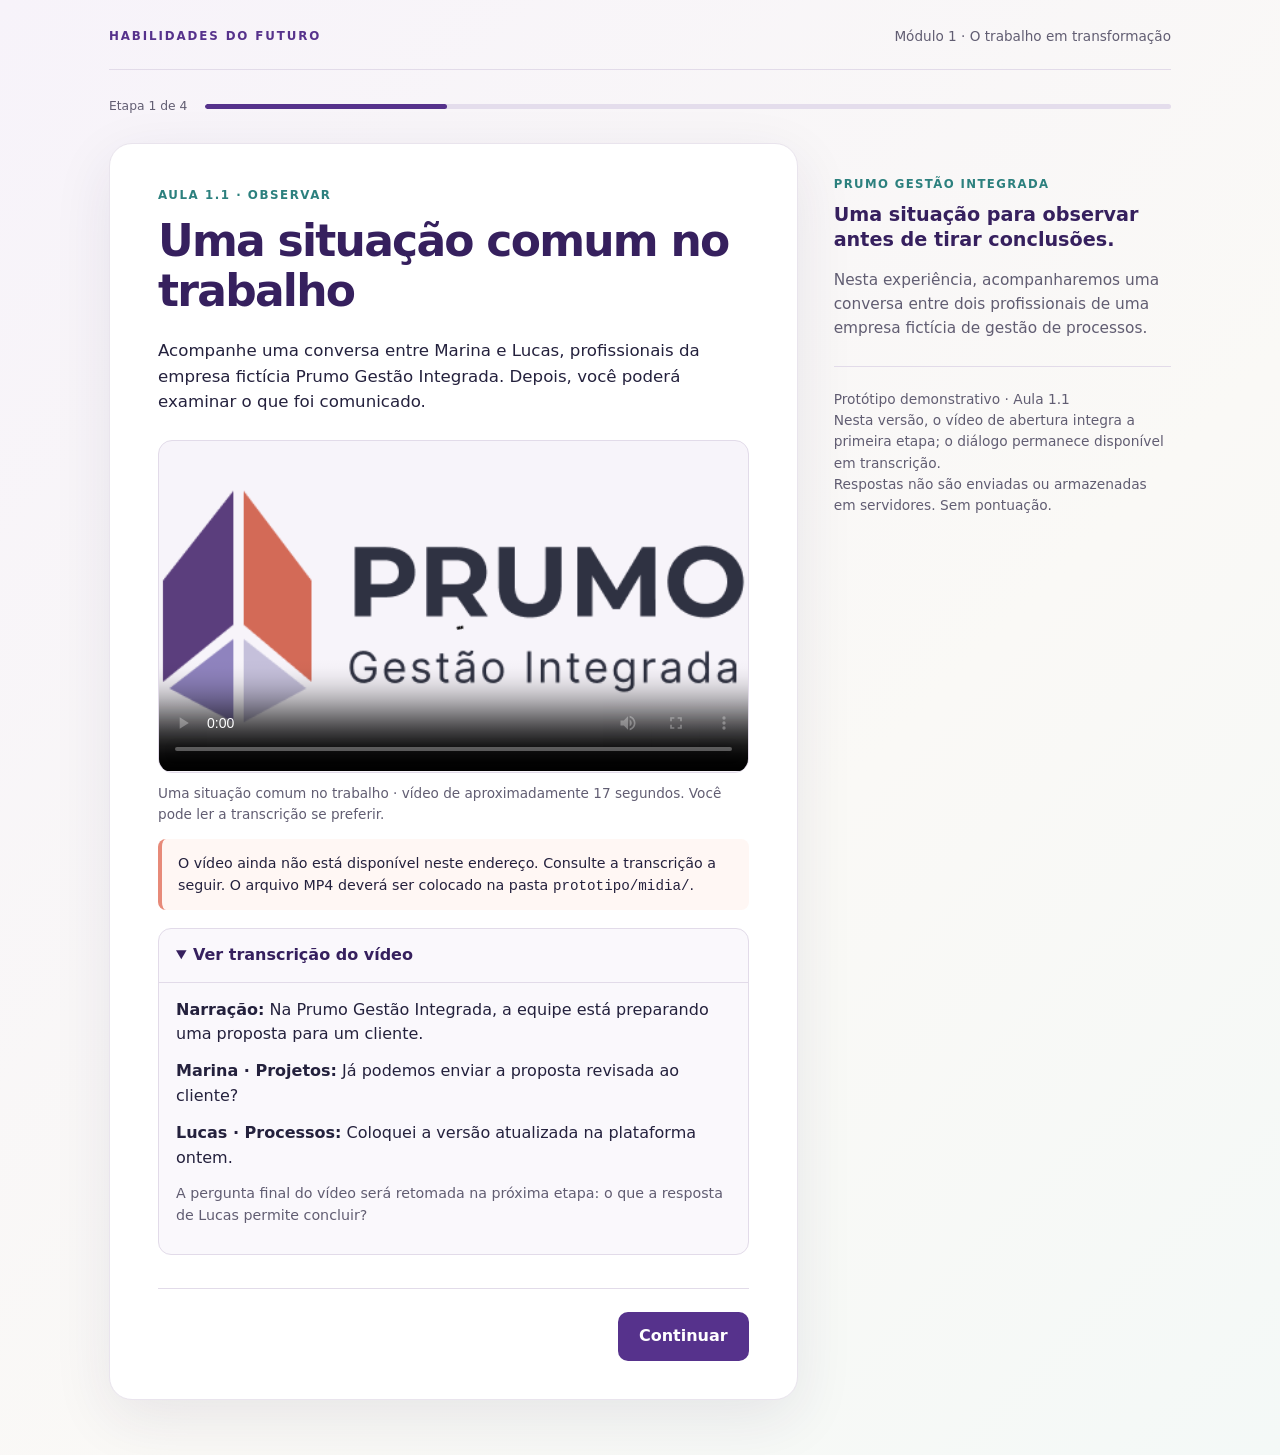
<file: prototipo/aula-1-1-prumo-prototipo-v2.html>
<!doctype html>
<html lang="pt-BR">
<head>
<meta charset="utf-8" />
<meta name="viewport" content="width=device-width, initial-scale=1" />
<meta name="color-scheme" content="light" />
<title>Aula 1.1 | Habilidades do Futuro — Prumo Gestão Integrada (versão 2)</title>
<style>
:root{--ink:#24213d;--muted:#615d72;--purple:#56328c;--purple-deep:#36205e;--purple-light:#f2ecfa;--coral:#e78a79;--teal:#2c807e;--line:#e2dbe9;--paper:#fcfbfa;--white:#fff;--focus:#087d91;--shadow:0 18px 60px rgba(44,28,83,.09)}
*{box-sizing:border-box}body{margin:0;background:linear-gradient(135deg,#f7f3fa 0%,#faf9f6 60%,#f4f9f7 100%);font-family:system-ui,-apple-system,'Segoe UI',Roboto,Arial,sans-serif;color:var(--ink);line-height:1.55;min-height:100vh}button,input{font:inherit}button{cursor:pointer}button:focus-visible,input:focus-visible,a:focus-visible{outline:3px solid var(--focus);outline-offset:4px}.shell{max-width:1110px;margin:0 auto;padding:26px 24px 56px}.topbar{display:flex;align-items:center;justify-content:space-between;gap:20px;padding-bottom:22px;border-bottom:1px solid var(--line)}.brand{font-size:.74rem;font-weight:800;letter-spacing:.16em;color:var(--purple);text-transform:uppercase}.course{font-size:.85rem;color:var(--muted);text-align:right}.stepbar{display:flex;align-items:center;gap:18px;margin:27px 0}.step-label{font-size:.77rem;color:var(--muted);white-space:nowrap}.steps{height:5px;border-radius:9px;background:#e4ddec;flex:1;overflow:hidden}.step-fill{height:100%;background:var(--purple);width:25%;border-radius:9px;transition:width .25s ease}.workspace{display:grid;grid-template-columns:minmax(0,1.47fr) minmax(255px,.72fr);gap:36px;align-items:start}.mainpanel{background:var(--white);box-shadow:var(--shadow);border:1px solid #e9e4ed;border-radius:23px;padding:42px 48px 38px;min-height:495px}.eyebrow{color:var(--teal);font-weight:750;text-transform:uppercase;letter-spacing:.13em;font-size:.74rem;margin-bottom:12px}h1{font-size:clamp(1.8rem,3.7vw,2.75rem);letter-spacing:-.04em;line-height:1.13;margin:0 0 22px;color:var(--purple-deep);font-weight:750}p{margin:0 0 18px}.intro{font-size:1.04rem;max-width:64ch}.chat{margin:29px 0 4px;display:grid;gap:17px}.message{border:1px solid var(--line);background:#faf8fc;border-radius:16px;padding:18px 19px;max-width:90%}.message.reply{justify-self:end;background:#f3f7f6;border-color:#d9e8e6}.sender{font-size:.79rem;font-weight:750;color:var(--purple);margin-bottom:7px}.message.reply .sender{color:#246865}.message p{margin:0;font-size:1.01rem}.nav{display:flex;gap:13px;justify-content:space-between;align-items:center;margin-top:33px;padding-top:23px;border-top:1px solid var(--line)}.btn{border:1px solid transparent;border-radius:10px;padding:11px 20px;min-height:46px;font-weight:700}.btn.primary{color:#fff;background:var(--purple)}.btn.primary:hover{background:var(--purple-deep)}.btn.secondary{color:var(--purple-deep);border-color:var(--line);background:#fff}.btn.secondary:hover{background:var(--purple-light)}.btn:disabled{cursor:not-allowed;opacity:.5}.sidebar{padding:32px 0 0}.sidetag{font-size:.73rem;letter-spacing:.12em;text-transform:uppercase;font-weight:800;color:var(--teal)}.side-title{font-size:1.2rem;line-height:1.3;color:var(--purple-deep);margin:10px 0 16px;font-weight:750}.sidebar p{color:var(--muted);font-size:.96rem}.side-note{margin-top:25px;padding-top:22px;border-top:1px solid var(--line);font-size:.86rem;color:var(--muted)}.choices{margin-top:23px;border:0;padding:0;display:grid;gap:12px;min-width:0}.choice{display:flex;align-items:flex-start;gap:13px;padding:15px 16px;border:1.5px solid var(--line);border-radius:12px;cursor:pointer;background:#fff}.choice:hover{background:#fcfaff}.choice:has(input:checked){border-color:var(--purple);background:var(--purple-light)}.choice input{margin-top:5px;accent-color:var(--purple);width:18px;height:18px;flex-shrink:0}.choice span{flex:1}.feedback{background:#f3f7f6;border-left:4px solid var(--teal);border-radius:9px;padding:19px 20px;margin:23px 0 0}.feedback h2{margin:0 0 8px;font-size:1.02rem;color:#1f6967}.feedback p:last-child{margin-bottom:0}.story-result{border-left:4px solid var(--coral);padding-left:22px;margin:25px 0 0}.story-result p{font-size:1.02rem}.topiclist{padding:0;margin:17px 0 0;list-style:none;display:grid;gap:14px}.topiclist li{padding-left:17px;border-left:3px solid #d9c4ed}.closing{font-weight:750;color:var(--purple-deep);margin-top:27px}.smallcaps{font-size:.75rem;letter-spacing:.09em;font-weight:800;text-transform:uppercase;color:var(--teal)}.divider{height:1px;background:var(--line);margin:26px 0}.scene-video{margin:25px 0 14px}.scene-video video{display:block;width:100%;aspect-ratio:16/9;height:auto;object-fit:contain;background:#f7f4fa;border-radius:14px;border:1px solid var(--line)}.scene-video figcaption{color:var(--muted);font-size:.85rem;margin-top:10px}.transcript{border:1px solid var(--line);border-radius:13px;background:#faf8fc;margin:16px 0 0;padding:0}.transcript summary{cursor:pointer;padding:14px 17px;font-weight:700;color:var(--purple-deep)}.transcript summary:focus-visible{outline:3px solid var(--focus);outline-offset:3px}.transcript-body{padding:3px 17px 16px;border-top:1px solid var(--line)}.transcript-body p{margin:12px 0}.transcript-note{font-size:.89rem;color:var(--muted)}.video-error{border-left:4px solid var(--coral);padding:13px 16px;background:#fff7f4;font-size:.89rem;border-radius:8px}.hidden{display:none!important}@media(max-width:820px){.workspace{grid-template-columns:1fr;gap:0}.mainpanel{padding:31px 26px;min-height:unset}.sidebar{padding:25px 7px}.shell{padding:19px 16px 40px}}@media(max-width:480px){.mainpanel{padding:26px 20px}.topbar{align-items:flex-start}.brand{font-size:.69rem}.course{font-size:.72rem}.message{max-width:100%}.nav{flex-wrap:wrap}.btn{flex:1}}@media(prefers-reduced-motion:reduce){.step-fill{transition:none}*{scroll-behavior:auto!important}}
</style>
</head>
<body>
<div class="shell">
<header class="topbar"><div class="brand">Habilidades do Futuro</div><div class="course">Módulo 1 · O trabalho em transformação</div></header>
<div class="stepbar" aria-label="Progresso da experiência"><span class="step-label" id="step-label">Etapa 1 de 4</span><div class="steps" aria-hidden="true"><div class="step-fill" id="step-fill"></div></div></div>
<div class="workspace"><main class="mainpanel" id="main-content" tabindex="-1" aria-live="off"></main><aside class="sidebar"><div class="sidetag">Prumo Gestão Integrada</div><div class="side-title">Uma situação para observar antes de tirar conclusões.</div><p>Nesta experiência, acompanharemos uma conversa entre dois profissionais de uma empresa fictícia de gestão de processos.</p><div class="side-note">Protótipo demonstrativo · Aula 1.1<br/>Nesta versão, o vídeo de abertura integra a primeira etapa; o diálogo permanece disponível em transcrição.<br/>Respostas não são enviadas ou armazenadas em servidores. Sem pontuação.</div></aside></div>
</div>
<script>
(()=>{'use strict';
const main=document.getElementById('main-content');const stepLabel=document.getElementById('step-label');const fill=document.getElementById('step-fill');let current=1;let selection='';let revealedFeedback=false;
function nav(backLabel,forwardLabel,forwardEnabled=true){return `<div class="nav">${backLabel?`<button type="button" class="btn secondary" data-action="back">${backLabel}</button>`:'<span></span>'}<button type="button" class="btn primary" data-action="forward" ${forwardEnabled?'':'disabled'}>${forwardLabel}</button></div>`}
const screens={
1:()=>`<div class="eyebrow">Aula 1.1 · Observar</div><h1>Uma situação comum no trabalho</h1><p class="intro">Acompanhe uma conversa entre Marina e Lucas, profissionais da empresa fictícia Prumo Gestão Integrada. Depois, você poderá examinar o que foi comunicado.</p><figure class="scene-video"><video id="case-video" controls preload="metadata" playsinline poster="../cliente/logo-prumo.png" aria-label="Vídeo de uma conversa entre Marina, de Projetos, e Lucas, de Processos"><source src="./midia/01-01-uma-situacao-comum-no-trabalho.mp4" type="video/mp4"><p>Seu navegador não suporta vídeos nesta página. A transcrição completa está disponível abaixo.</p></video><figcaption>Uma situação comum no trabalho · vídeo de aproximadamente 17 segundos. Você pode ler a transcrição se preferir.</figcaption></figure><p class="video-error hidden" id="video-error" role="status">O vídeo ainda não está disponível neste endereço. Consulte a transcrição a seguir. O arquivo MP4 deverá ser colocado na pasta <code>prototipo/midia/</code>.</p><details class="transcript" id="transcript"><summary>Ver transcrição do vídeo</summary><div class="transcript-body"><p><strong>Narração:</strong> Na Prumo Gestão Integrada, a equipe está preparando uma proposta para um cliente.</p><p><strong>Marina · Projetos:</strong> Já podemos enviar a proposta revisada ao cliente?</p><p><strong>Lucas · Processos:</strong> Coloquei a versão atualizada na plataforma ontem.</p><p class="transcript-note">A pergunta final do vídeo será retomada na próxima etapa: o que a resposta de Lucas permite concluir?</p></div></details>${nav('','Continuar')}`,
2:()=>`<div class="eyebrow">Aula 1.1 · Interpretar</div><h1>O que a resposta de Lucas permite concluir?</h1><p class="intro">Escolha a alternativa que melhor representa sua interpretação da mensagem.</p><fieldset class="choices" aria-label="Interpretação da resposta de Lucas"><label class="choice"><input type="radio" name="interpretacao" value="A" ${selection==='A'?'checked':''}/><span><strong>A.</strong> A proposta já está pronta para ser enviada ao cliente.</span></label><label class="choice"><input type="radio" name="interpretacao" value="B" ${selection==='B'?'checked':''}/><span><strong>B.</strong> Lucas informou que atualizou um arquivo, mas isso não confirma que a proposta esteja pronta para envio.</span></label><label class="choice"><input type="radio" name="interpretacao" value="C" ${selection==='C'?'checked':''}/><span><strong>C.</strong> Não é possível compreender nada a partir da resposta de Lucas.</span></label></fieldset><div id="feedback" class="feedback ${revealedFeedback?'':'hidden'}" role="status" aria-live="polite"><h2>Vamos examinar a mensagem</h2><p>A resposta de Lucas informa que uma versão atualizada foi colocada na plataforma. Mas ela não confirma, por si só, que a proposta já esteja pronta para envio.</p><p>Em situações de trabalho, decisões podem ser tomadas a partir de interpretações que parecem óbvias, mas que ainda precisariam de confirmação.</p></div>${nav('Voltar',revealedFeedback?'Ver o que aconteceu':'Ver o que aconteceu',revealedFeedback)}`,
3:()=>`<div class="eyebrow">Aula 1.1 · Descobrir</div><h1>O que aconteceu depois</h1><div class="story-result"><p>Marina interpretou que a proposta já poderia ser enviada e encaminhou o arquivo ao cliente.</p><p>Mais tarde, Lucas esclareceu que a versão atualizada ainda precisava de uma revisão final antes do envio.</p><p>O problema não surgiu, necessariamente, por falta de esforço ou de boa vontade. Ele surgiu porque a mensagem permitiu uma inferência que não foi confirmada.</p></div>${nav('Voltar','Refletir sobre a situação')}`,
4:()=>`<div class="eyebrow">Aula 1.1 · Refletir</div><h1>Por que começar por essa situação?</h1><p>No trabalho, mensagens, documentos, processos e ferramentas digitais estão constantemente se cruzando.</p><p>Uma informação pode parecer suficiente e, ainda assim, gerar interpretações diferentes.</p><p>Ao longo deste curso, vamos ampliar esse olhar para compreender:</p><ul class="topiclist"><li>como a <strong>comunicação</strong> influencia o entendimento entre pessoas;</li><li>como <strong>tecnologias e inteligência artificial</strong> participam dos processos de trabalho;</li><li>como a <strong>organização da informação</strong> ajuda a reduzir ambiguidades;</li><li>e por que a <strong>adaptabilidade</strong> se torna cada vez mais importante.</li></ul><p class="closing">Agora, você pode consultar o guia do curso (PDF), com os seis módulos e uma reflexão inicial. Depois, continue para o Panorama atual do mercado de trabalho.</p><p><a href="../05.1-boas-vindas-habilidades-do-futuro.pdf" target="_blank" rel="noopener noreferrer">Abrir guia do curso (PDF)</a></p>${nav('Voltar','Concluir esta experiência')}`
};
function render({focus=true}={}){stepLabel.textContent=`Etapa ${current} de 4`;fill.style.width=`${current*25}%`;main.innerHTML=screens[current]();if(focus)main.focus({preventScroll:true});if(current===1){const video=main.querySelector('#case-video');const fail=()=>{main.querySelector('#video-error')?.classList.remove('hidden');const transcript=main.querySelector('#transcript');if(transcript)transcript.open=true;};video?.addEventListener('error',fail);video?.querySelector('source')?.addEventListener('error',fail);}if(current===2){for(const input of main.querySelectorAll('input[name="interpretacao"]')){input.addEventListener('change',e=>{selection=e.target.value;revealedFeedback=true;document.getElementById('feedback').classList.remove('hidden');main.querySelector('[data-action="forward"]').disabled=false;});}}main.querySelector('[data-action="back"]')?.addEventListener('click',()=>{if(current>1){current--;render();}});main.querySelector('[data-action="forward"]')?.addEventListener('click',()=>{if(current===2&&!revealedFeedback)return;if(current<4){current++;render();}else{current=1;selection='';revealedFeedback=false;render();main.querySelector('h1').textContent='Uma situação comum no trabalho';}})}render({focus:false});
})();
</script>
</body></html>
</file>
<file: site/assets/entrega.css>
:root {
  color-scheme: light;
  --paper: #f9f6f1;
  --ink: #271f2a;
  --muted: #5f515e;
  --plum: #422942;
  --accent: #8c4233;
  --line: #d8cbd3;
  font: 100%/1.58 system-ui, sans-serif;
  color: var(--ink);
  background: var(--paper);
}

*, *::before, *::after { box-sizing: border-box; }
body { margin: 0; }
a { color: var(--plum); text-underline-offset: .2em; }
a:hover { text-decoration-thickness: .13em; }
:focus-visible { outline: 3px solid #82501e; outline-offset: 4px; }
main:focus { outline: none; }
.skip-link { position: absolute; left: 1rem; top: .75rem; padding: .6rem 1rem; background: white; z-index: 2; }
.skip-link:not(:focus) { clip-path: inset(50%); }
.inner { width: min(calc(100% - 2 * clamp(1.2rem, 5vw, 5rem)), 72rem); margin-inline: auto; }
.top { display: flex; flex-wrap: wrap; justify-content: space-between; align-items: center; gap: .5rem 1.5rem; border-bottom: 1px solid var(--line); padding-block: 1.05rem; }
.top nav { display: flex; flex-wrap: wrap; gap: .25rem 1.35rem; }
.top a { display: inline-block; padding-block: .32rem; }
.top .signature { font-weight: 750; text-decoration: none; }
.top nav a { font-size: .92rem; }

.manifesto {
  --page-gutter: clamp(1.2rem, 4.5vw, 4.5rem);
  --column-gap: clamp(.75rem, 1.8vw, 1.6rem);
  --row-hover: #f2ebe5;
}
.manifesto .inner {
  width: min(calc(100% - 2 * var(--page-gutter)), 70rem);
}
.manifesto .top { min-height: 4.5rem; gap: .2rem 1.2rem; padding-block: .55rem; }
.manifesto .top nav { gap: .15rem clamp(.55rem, 1.6vw, 1.35rem); }
.manifesto .top a { display: inline-flex; align-items: center; min-height: 44px; }
.manifesto .top nav a { font-size: .94rem; text-decoration-color: #9d8194; }
.manifesto .top nav a:hover { color: var(--accent); text-decoration-color: currentColor; }

.manifesto-grid {
  display: grid;
  grid-template-columns: repeat(12, minmax(0, 1fr));
  column-gap: var(--column-gap);
}
.hero {
  align-items: center;
  padding-block: clamp(2.55rem, 4.8vw, 4.4rem) clamp(2.55rem, 4.5vw, 4rem);
}
.hero-copy { grid-column: span 7; }
.eyebrow {
  margin: 0 0 .7rem;
  color: var(--accent);
  font-size: .83rem;
  font-weight: 750;
  letter-spacing: .075em;
  line-height: 1.45;
  text-transform: uppercase;
}
.hero .eyebrow { text-wrap: balance; }
.hero h1, .hero h2, .collection h2 { font-family: Georgia, serif; font-weight: 500; }
.hero h1 { margin: 0; font-size: clamp(2.65rem, 6.1vw, 5.6rem); line-height: .99; letter-spacing: -.045em; }
.subtitle { max-width: 27rem; margin: 1.1rem 0 .8rem; font-size: clamp(1.12rem, 1.65vw, 1.48rem); line-height: 1.38; }
.byline { margin: 0; color: var(--muted); font-size: .96rem; }
.feature {
  grid-column: span 5;
  padding: clamp(1.35rem, 2.85vw, 2.4rem);
  border-top: 3px solid #c77b65;
  background: var(--plum);
  color: #fff8f4;
}
.feature .eyebrow { color: #f8b9a4; }
.feature h2 {
  max-width: 17ch;
  margin: .65rem 0 .8rem;
  font-size: clamp(1.75rem, 3vw, 2.65rem);
  letter-spacing: -.025em;
  line-height: 1.07;
  text-wrap: balance;
}
.feature p:not(.eyebrow) { max-width: 33ch; margin: 0 0 1.3rem; line-height: 1.52; }
.feature :focus-visible { outline-color: #ffc5a8; }
.action {
  display: inline-flex;
  max-width: 100%;
  min-height: 48px;
  align-items: center;
  justify-content: space-between;
  gap: .7rem;
  padding: .57rem .83rem;
  border: 1px solid #fff4eb;
  border-radius: .2rem;
  background: #fff4eb;
  color: var(--plum);
  font-size: .94rem;
  font-weight: 720;
  text-decoration: none;
}
.action:hover { background: white; text-decoration: underline; }
.action:active { background: #eed9ce; }

.collection {
  align-items: start;
  border-top: 1px solid var(--line);
  padding-block: clamp(1.85rem, 3.75vw, 3.35rem);
  scroll-margin-top: 1rem;
}
.collection-objects {
  border-top: 2px solid var(--plum);
  padding-top: clamp(2.25rem, 4vw, 3.75rem);
}
.collection-intro { grid-column: span 4; padding-top: .15rem; }
.collection h2 {
  margin: 0;
  font-size: clamp(1.78rem, 2.8vw, 2.55rem);
  line-height: 1.1;
  letter-spacing: -.025em;
  text-wrap: balance;
}
.keep-together { white-space: nowrap; }
.collection-intro > p:not(.eyebrow) { max-width: 30ch; margin: .65rem 0 0; color: var(--muted); line-height: 1.52; }
.entries { grid-column: span 8; list-style: none; margin: 0; padding: 0; border-top: 1px solid var(--line); }
.entries > li { border-bottom: 1px solid var(--line); }
.document-link {
  display: grid;
  grid-template-columns: 2rem minmax(0, 1fr) max-content;
  column-gap: clamp(.5rem, 1.2vw, .9rem);
  min-height: 4.65rem;
  align-items: baseline;
  align-content: center;
  padding: .73rem .55rem;
  color: var(--ink);
  text-decoration: none;
}
.document-link:focus-visible, .download-link:focus-visible { outline-offset: -3px; }
.document-link:is(:hover, :focus-visible), .download-link:is(:hover, :focus-visible) { background: var(--row-hover); }
.entries strong, .entries small { display: block; }
.entries strong { font-size: 1.065rem; font-weight: 730; line-height: 1.27; }
.entries small { margin-top: .23rem; color: var(--muted); font-size: .94rem; line-height: 1.43; }
.item-number { color: var(--accent); font-size: .87rem; font-variant-numeric: tabular-nums; font-weight: 750; }
.document-action, .download-link { color: var(--plum); font-size: .91rem; font-weight: 690; text-underline-offset: .22em; white-space: nowrap; }
.document-action { align-self: center; text-decoration: underline; text-decoration-color: #a3879a; }
.document-action span, .download-link span { display: inline-block; margin-inline-start: .17rem; }
.document-link:is(:hover, :focus-visible) .document-action, .download-link:is(:hover, :focus-visible) { text-decoration-color: currentColor; }
.object-row { display: grid; grid-template-columns: minmax(0, 1fr) auto; align-items: stretch; }
.download-link {
  display: inline-flex;
  align-items: center;
  min-height: 44px;
  align-self: center;
  margin-inline-start: .18rem;
  padding: .35rem .55rem;
  text-decoration-color: #a3879a;
}
.collection-prototype {
  align-items: center;
  margin-bottom: clamp(1.85rem, 3.75vw, 3.35rem);
  padding: clamp(1.35rem, 2.85vw, 2.4rem);
  border: 1px solid var(--line);
  border-inline-start: 3px solid var(--accent);
  background: #f1e9ef;
}
.prototype-details { grid-column: span 8; }
.prototype-details p { max-width: 43ch; margin: 0 0 .85rem; color: var(--muted); }
.prototype-link {
  display: inline-flex;
  align-items: center;
  gap: .55rem;
  min-height: 44px;
  padding: .45rem .8rem;
  border: 1px solid var(--plum);
  border-radius: .2rem;
  font-size: .94rem;
  font-weight: 690;
  text-decoration: none;
}
.prototype-link:hover { background: var(--plum); color: #fff8f4; }
.footer {
  display: flex;
  flex-wrap: wrap;
  justify-content: space-between;
  align-items: baseline;
  gap: .25rem 1.5rem;
  padding-block: 1.2rem 2.2rem;
  border-top: 1px solid var(--line);
  color: var(--muted);
  font-size: .93rem;
}
.footer p { max-width: 70ch; margin: 0; }
.footer a { display: inline-flex; align-items: center; min-height: 44px; }
.footer nav { display: flex; flex-wrap: wrap; gap: 0 1.15rem; }

.reading h1, .reading h2 { font-family: Georgia, serif; font-weight: 500; }
.reading { max-width: 52rem; padding-block: 2.5rem 3.75rem; overflow-wrap: anywhere; }
.reading-footer { max-width: 52rem; }
.reading h1 { font-size: clamp(2.2rem, 5.2vw, 4.45rem); line-height: 1.04; margin: .75rem 0 1.4rem; letter-spacing: -.035em; }
.reading h2 { font-size: clamp(1.58rem, 3vw, 2.25rem); line-height: 1.17; margin: 2.2rem 0 .8rem; }
.reading h3, .reading h4 { line-height: 1.23; margin: 1.55rem 0 .65rem; }
.reading li + li { margin-top: .4rem; }
.reading table { width: 100%; border-collapse: collapse; }
.reading td, .reading th { padding: .5rem; border: 1px solid var(--line); text-align: left; }
.reading hr { margin-block: 2rem; border: 0; border-top: 1px solid var(--line); }
.reading .document-nav { padding: 1rem 1.15rem; border: 1px solid var(--line); }
.reading .document-nav ul { margin: 0; padding-left: 1.3rem; }

.proposal-index p {
  display: grid;
  grid-template-columns: repeat(2, minmax(0, 1fr));
  gap: .45rem;
  margin: 1rem 0 1.8rem;
}
.proposal-index a {
  padding: .5rem .69rem;
  border: 1px solid var(--line);
  border-radius: .35rem;
  background: #fffdfb;
  font-size: .88rem;
  font-weight: 620;
}
.proposal-facts ul {
  display: grid;
  grid-template-columns: repeat(2, minmax(0, 1fr));
  gap: .65rem;
  padding: 0;
}
.reading .proposal-facts li { margin: 0; padding: .75rem .9rem; border: 1px solid var(--line); background: #fffdfb; }
.proposal-facts li::marker { content: ""; }
.proposal-facts li strong { display: block; margin-bottom: .18rem; color: var(--plum); }
.proposal-objectives ol { padding-left: 1.9rem; }
.proposal-objectives li { padding: .5rem .15rem; }
.proposal-objectives li + li { margin: 0; border-top: 1px solid var(--line); }
.proposal-objectives li::marker { color: var(--plum); font-weight: 750; }
.proposal-module { margin-block: .55rem; border: 1px solid var(--line); border-radius: .35rem; background: #fffdfb; }
.proposal-module summary {
  padding: .78rem .9rem;
  cursor: pointer;
  background: #f1e9ef;
  border-radius: .35rem;
  color: var(--plum);
}
.proposal-module summary h4 { display: inline; margin: 0; }
.proposal-module[open] summary { border-bottom: 1px solid var(--line); border-end-start-radius: 0; border-end-end-radius: 0; }
.proposal-module > :not(summary) { margin-inline: .9rem; }
.proposal-total { margin-top: .85rem; padding: .7rem .9rem; border-left: .25rem solid var(--plum); background: #f1e9ef; }
.proposal-total p { margin: 0; }

.curriculum-index p { display: flex; flex-wrap: wrap; gap: .55rem; margin: 1rem 0 0; }
.curriculum-index a {
  padding: .42rem .72rem;
  border: 1px solid var(--line);
  border-radius: .35rem;
  background: #fff;
  font-size: .91rem;
  font-weight: 650;
}
.curriculum-module { margin-block: 2rem 2.8rem; scroll-margin-top: 1rem; }
.curriculum-module h3 {
  padding-top: .95rem;
  border-top: 2px solid var(--plum);
  color: var(--plum);
}
.curriculum-module > p { margin-block: .5rem .8rem; }
.reading .curriculum-table { margin-top: 1rem; font-size: .95rem; line-height: 1.48; }
.reading .curriculum-table :is(th, td) { padding: .7rem .85rem; vertical-align: top; }
.curriculum-table thead th { background: var(--plum); color: #fff; }
.curriculum-table tbody th { color: var(--plum); background: #f1e9ef; }
.curriculum-table tbody td { background: #fffdfb; }
.curriculum-table td p { margin: 0; }
.curriculum-table td p + p { margin-top: .65rem; }

@media (max-width: 36rem) {
  .proposal-facts ul { grid-template-columns: 1fr; }
  .reading .curriculum-table,
  .curriculum-table tbody, .curriculum-table tr, .curriculum-table :is(td, th) { display: block; }
  .curriculum-table :is(thead, colgroup) { position: absolute; width: 1px; height: 1px; overflow: hidden; clip-path: inset(50%); }
  .curriculum-table tbody tr + tr { margin-top: .55rem; }
  .reading .curriculum-table tbody td { border-top: 0; }
}

@media (max-width: 45rem) {
  .manifesto-grid { grid-template-columns: minmax(0, 1fr); }
  .hero-copy, .feature, .collection-intro, .entries, .prototype-details { grid-column: auto; }
  .hero { row-gap: 1.6rem; padding-block: 2.3rem 2.4rem; }
  .hero h1 { font-size: clamp(2.65rem, 10.7vw, 4.3rem); }
  .feature h2 { max-width: 20ch; }
  .feature p:not(.eyebrow) { max-width: 39ch; }
  .collection { row-gap: .95rem; }
  .collection-intro { padding-top: 0; }
  .collection-intro > p:not(.eyebrow) { max-width: 40ch; }
}

@media (max-width: 29rem) {
  .byline-separator { display: none; }
  .byline-curriculum { display: block; }
  .document-link { grid-template-columns: 1.7rem minmax(0, 1fr) max-content; padding-inline: .3rem; }
  .object-row .document-link { grid-template-columns: 1.7rem minmax(0, 1fr); row-gap: .12rem; padding-block: .65rem .3rem; }
  .object-row .document-action { grid-column: 2; display: flex; align-items: center; min-height: 44px; }
  .object-row .download-link { align-self: end; margin-bottom: .3rem; padding-inline: .35rem; }
}
</file>
<file: site/assets/prumo.css>
*, *::before, *::after { box-sizing: border-box; }
:root {
  color-scheme: light;
  --ink: #24213d;
  --muted: #615d72;
  --purple: #56328c;
  --purple-deep: #36205e;
  --line: #e2dbe9;
  --focus: #087386;
}
body {
  margin: 0;
  min-height: 100vh;
  background: linear-gradient(135deg, #f7f3fa, #faf9f6 60%, #f4f9f7);
  color: var(--ink);
  font: 100%/1.55 system-ui, sans-serif;
}
a { color: var(--purple); text-underline-offset: .17em; }
:focus-visible { outline: 3px solid var(--focus); outline-offset: 4px; }
.skip-link { position: absolute; left: 1rem; top: .75rem; padding: .6rem 1rem; background: white; z-index: 2; }
.skip-link:not(:focus), .visually-hidden { position: absolute; width: 1px; height: 1px; overflow: hidden; clip-path: inset(50%); }

.shell { max-width: 1110px; margin: 0 auto; padding: 26px clamp(1rem, 3vw, 1.5rem) 3.5rem; }
.module-footer { margin-top: 1.2rem; border-top: 1px solid var(--line); font-size: .9rem; }
.module-footer a { display: inline-flex; align-items: center; min-height: 44px; }
.module-header { display: flex; flex-wrap: wrap; justify-content: space-between; align-items: center; gap: .75rem 1.2rem; padding-bottom: 1rem; border-bottom: 1px solid var(--line); }
.module-brand { display: flex; flex-wrap: wrap; align-items: center; gap: .65rem 1rem; }
.module-brand img { display: block; width: 106px; height: auto; }
.module-brand strong { display: block; font-size: .86rem; color: var(--purple-deep); }
.module-brand span { display: block; color: var(--muted); font-size: .78rem; }
.delivery-link { font-size: .86rem; font-weight: 650; padding-block: .38rem; }
.lesson-nav { margin-top: 1rem; }
.lesson-nav ul { display: flex; flex-wrap: wrap; gap: .5rem; list-style: none; margin: 0; padding: 0; }
.lesson-nav a {
  display: block;
  padding: .52rem .78rem;
  background: #fff;
  border: 1px solid var(--line);
  border-radius: .45rem;
  font-size: .86rem;
  color: var(--purple-deep);
  text-decoration: none;
}
.lesson-nav a:hover { text-decoration: underline; }
.lesson-nav a[aria-current="page"] { color: white; background: var(--purple-deep); border-color: var(--purple-deep); font-weight: 720; }
.lesson-nav a span { padding-right: .27rem; font-weight: 750; }

.lesson-panel {
  border: 1px solid #e9e4ed;
  border-radius: clamp(.9rem, 2.8vw, 1.45rem);
  background: #fff;
  box-shadow: 0 18px 60px rgb(44 28 83 / .08);
  margin-top: 1.55rem;
  padding: clamp(1.15rem, 4.5vw, 3rem);
}
.lesson-panel .eyebrow { color: #266665; font-size: .76rem; font-weight: 750; letter-spacing: .11em; text-transform: uppercase; margin: 0 0 .75rem; }
.lesson-panel h1 { color: var(--purple-deep); font-size: clamp(1.8rem, 4.8vw, 3.1rem); letter-spacing: -.044em; line-height: 1.1; margin: 0 0 1rem; }
.lesson-panel > p { max-width: 65ch; }
.resource-figure { margin: 1.45rem auto 1rem; }
.resource-figure video { display: block; width: 100%; aspect-ratio: 16 / 9; background: #f0eaf4; border: 1px solid var(--line); border-radius: .7rem; }
.resource-figure figcaption { margin-top: .55rem; color: var(--muted); font-size: .9rem; }
.media-error { border-left: 4px solid #bd6654; background: #fff3ef; padding: .75rem 1rem; }
.reader { max-width: 72ch; margin-top: 1.05rem; border: 1px solid var(--line); border-radius: .65rem; background: #faf8fc; }
.reader summary { cursor: pointer; padding: .75rem .9rem; color: var(--purple-deep); font-weight: 730; }
.reader > div { padding: .2rem .9rem 1rem; }
.reader > div > :last-child { margin-bottom: 0; }
.lesson-actions, .slide-actions { display: flex; flex-wrap: wrap; align-items: center; gap: .75rem 1.15rem; padding-top: 1.2rem; border-top: 1px solid var(--line); margin-top: 1.5rem; }
.lesson-panel .button, .lesson-v2 .mainpanel a.btn {
  display: inline-block;
  padding: .65rem 1rem;
  border-radius: .5rem;
  background: var(--purple);
  color: white;
  text-decoration: none;
  font-weight: 700;
}
.lesson-panel .button:hover, .lesson-v2 .mainpanel a.btn:hover { background: var(--purple-deep); }

.slide-index { display: flex; flex-wrap: wrap; gap: .55rem; margin: 1.3rem 0; }
.slide-index a { display: inline-flex; align-items: center; min-height: 2.5rem; padding: .42rem .65rem; border: 1px solid var(--line); border-radius: .35rem; text-decoration: none; font-size: .86rem; }
.slide-index a[aria-current="true"] { background: #ede4f6; border-color: var(--purple); font-weight: 750; }
.slide-index a:hover { text-decoration: underline; }
.slide-card { margin-top: 1.15rem; padding-top: 1rem; border-top: 1px solid var(--line); }
.slide-card h2 { margin: 0 0 .7rem; font-size: clamp(1.05rem, 3vw, 1.35rem); color: var(--purple-deep); }
.slide-card img { width: 100%; height: auto; display: block; border: 1px solid var(--line); border-radius: .7rem; }
.slide-card .reader h3 { margin: .7rem 0; font-size: 1rem; }
.slide-actions { margin-top: 1rem; }

.lesson-v2 .mainpanel h1 { scroll-margin-top: 1rem; }
.lesson-v2 .mainpanel :focus-visible { outline-color: var(--focus); }
.lesson-v2 .mainpanel .eyebrow, .lesson-v2 .sidetag { color: #266665; }
.lesson-v2 .mainpanel a.btn { text-align: center; }
@media (max-width: 30rem) {
  .lesson-nav a { font-size: .79rem; }
}
</file>
